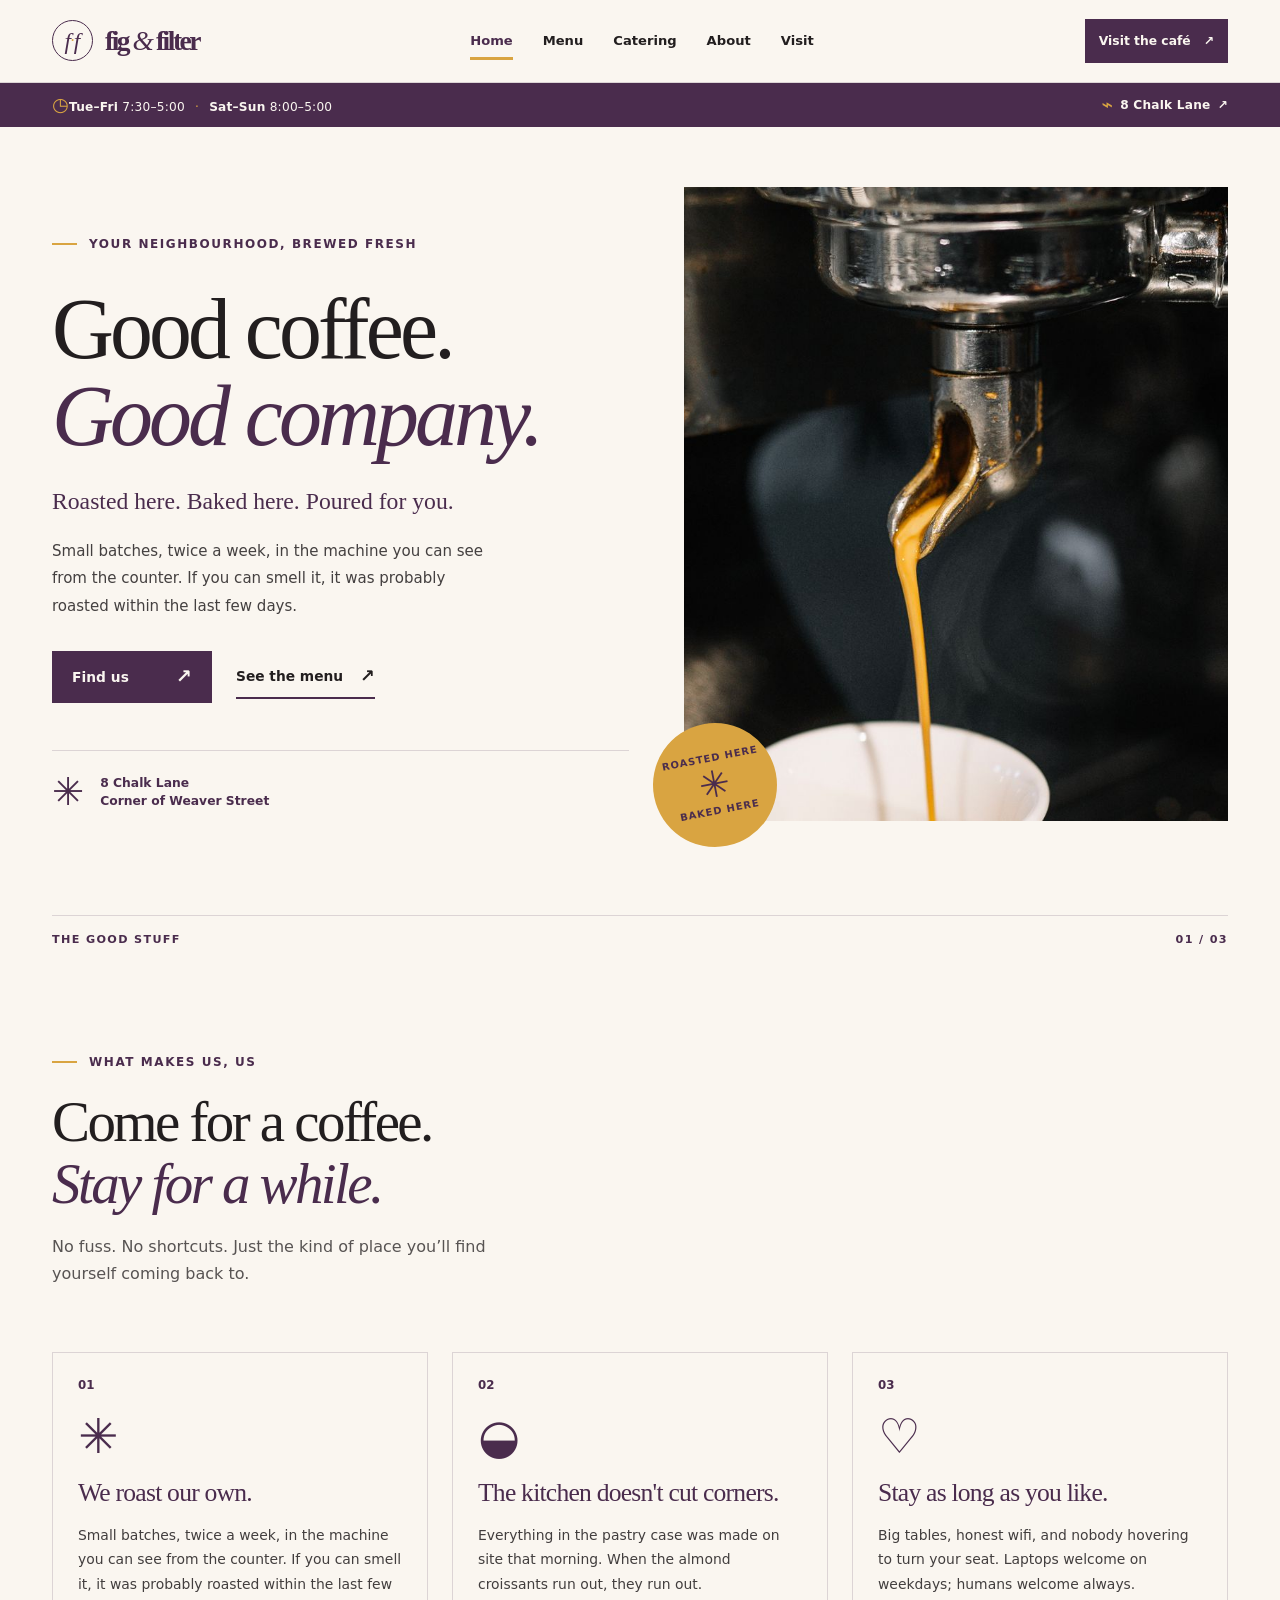
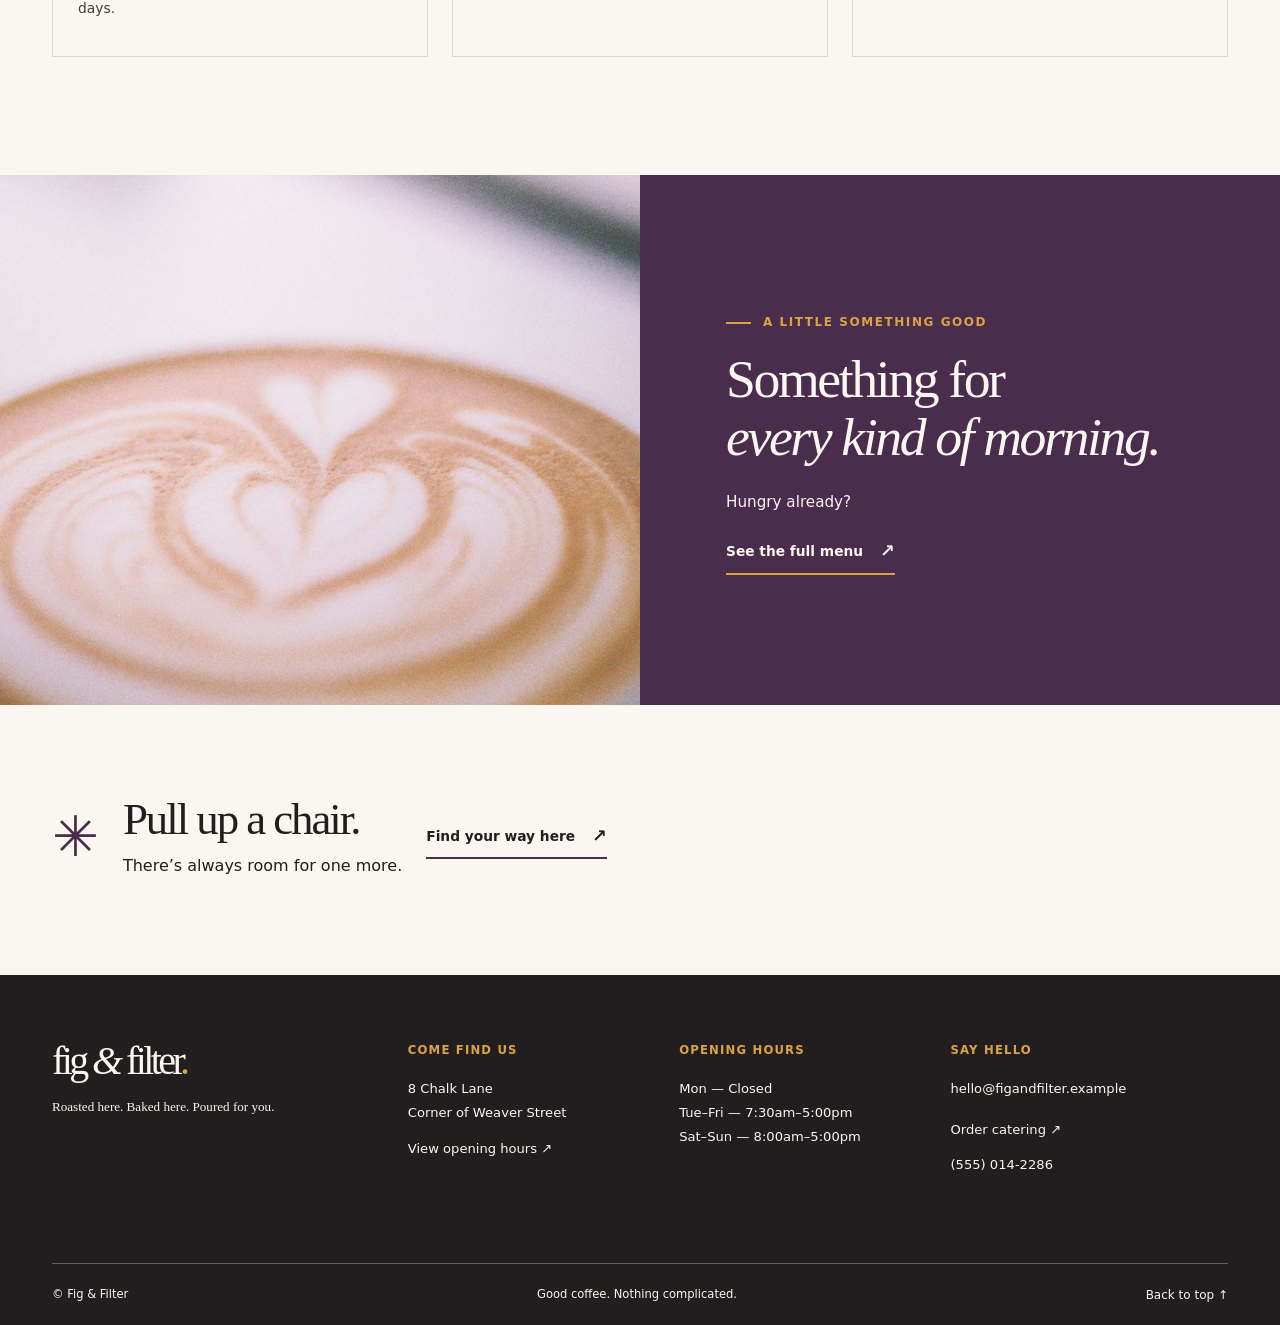
<file: index.html>
<!doctype html>
<html lang="en"><head><meta charset="utf-8"><meta name="viewport" content="width=device-width, initial-scale=1"><meta name="theme-color" content="#4A2C4D"><meta name="description" content="Neighbourhood coffee, baked-fresh food, and a place to stay. Find Fig &amp; Filter at 8 Chalk Lane."><title>Home | Fig & Filter</title><link rel="icon" href="favicon.svg" type="image/svg+xml"><link rel="stylesheet" href="styles.css"><script src="script.js" defer></script></head><body><a href="#main" class="skip-link">Skip to content</a><header class="site-header" id="top"><div class="shell header-inner"><a class="wordmark" href="index.html" aria-label="Fig & Filter home"><span class="wordmark-mark" aria-hidden="true">f<span>·</span>f</span><span class="wordmark-type">fig <em>&</em> filter</span></a><nav class="nav-desktop" aria-label="Main navigation"><a class="nav-link is-current" href="index.html" aria-current="page">Home</a><a class="nav-link" href="menu.html">Menu</a><a class="nav-link" href="catering.html">Catering</a><a class="nav-link" href="about.html">About</a><a class="nav-link" href="visit.html">Visit</a></nav><a class="header-visit" href="visit.html">Visit the café <span aria-hidden="true">↗</span></a><button class="menu-toggle" type="button" aria-controls="mobile-nav" aria-expanded="false" aria-label="Open menu"><span></span><span></span></button></div><nav class="nav-mobile" id="mobile-nav" aria-label="Mobile navigation" hidden><a class="nav-link is-current" href="index.html" aria-current="page">Home</a><a class="nav-link" href="menu.html">Menu</a><a class="nav-link" href="catering.html">Catering</a><a class="nav-link" href="about.html">About</a><a class="nav-link" href="visit.html">Visit</a><div class="mobile-nav-note">8 Chalk Lane · Come on in.</div></nav></header><main id="main"><div class="quick-info"><div class="shell quick-inner"><span><span class="quick-icon" aria-hidden="true">◷</span><strong>Tue–Fri</strong> 7:30–5:00 <span class="quick-divider">·</span> <strong>Sat–Sun</strong> 8:00–5:00</span><a href="visit.html"><span class="quick-icon" aria-hidden="true">⌁</span>8 Chalk Lane <span aria-hidden="true">↗</span></a></div></div>
<section class="home-hero shell"><div class="hero-copy"><span class="eyebrow"><span class="eyebrow-line" aria-hidden="true"></span>Your neighbourhood, brewed fresh</span><h1>Good coffee.<br><em>Good company.</em></h1><p class="hero-tagline">Roasted here. Baked here. Poured for you.</p><p class="hero-lead">Small batches, twice a week, in the machine you can see from the counter. If you can smell it, it was probably roasted within the last few days.</p><div class="hero-actions"><a class="button button-primary " href="visit.html">Find us<span class="arrow" aria-hidden="true">↗</span></a><a class="text-link" href="menu.html">See the menu<span aria-hidden="true">↗</span></a></div><div class="hero-foot"><span class="hero-foot-marker">✳</span><span>8 Chalk Lane<br>Corner of Weaver Street</span></div></div><div class="hero-photo-wrap"><img class="hero-photo" src="images/hero-espresso-pour.jpg" alt="Espresso pouring from the portafilter into a white cup at the Fig &amp; Filter counter" loading="eager" decoding="async"><div class="photo-stamp" aria-hidden="true"><span>ROASTED HERE</span><span class="stamp-icon">✳</span><span>BAKED HERE</span></div></div></section>
<div class="shell section-rule"><span>THE GOOD STUFF</span><span>01 / 03</span></div>
<section class="reasons shell"><div class="section-intro"><span class="eyebrow"><span class="eyebrow-line" aria-hidden="true"></span>What makes us, us</span><h2>Come for a coffee.<br><em>Stay for a while.</em></h2><p>No fuss. No shortcuts. Just the kind of place you’ll find yourself coming back to.</p></div><div class="reason-grid"><article class="reason"><span class="reason-number">01</span><div class="reason-symbol" aria-hidden="true">✳</div><h3>We roast our own.</h3><p>Small batches, twice a week, in the machine you can see from the counter. If you can smell it, it was probably roasted within the last few days.</p></article><article class="reason"><span class="reason-number">02</span><div class="reason-symbol" aria-hidden="true">◒</div><h3>The kitchen doesn't cut corners.</h3><p>Everything in the pastry case was made on site that morning. When the almond croissants run out, they run out.</p></article><article class="reason"><span class="reason-number">03</span><div class="reason-symbol" aria-hidden="true">♡</div><h3>Stay as long as you like.</h3><p>Big tables, honest wifi, and nobody hovering to turn your seat. Laptops welcome on weekdays; humans welcome always.</p></article></div></section>
<section class="home-menu-band"><div class="shell menu-band-layout"><div class="menu-band-photo"><img class="" src="images/latte-art.jpg" alt="Close-up of heart-shaped latte art in a Fig &amp; Filter cup" loading="lazy" decoding="async"></div><div class="menu-band-content"><span class="eyebrow"><span class="eyebrow-line" aria-hidden="true"></span>A little something good</span><h2>Something for<br><em>every kind of morning.</em></h2><p>Hungry already?</p><a class="text-link" href="menu.html">See the full menu<span aria-hidden="true">↗</span></a></div></div></section>
<section class="last-call shell"><span class="last-call-icon" aria-hidden="true">✳</span><div><h2>Pull up a chair.</h2><p>There’s always room for one more.</p></div><a class="text-link" href="visit.html">Find your way here <span aria-hidden="true">↗</span></a></section></main><footer class="site-footer"><div class="shell footer-layout"><div><div class="footer-wordmark">fig <em>&</em> filter<span class="footer-dot">.</span></div><p class="footer-tagline">Roasted here. Baked here. Poured for you.</p></div><div><div class="footer-heading">Come find us</div><address>8 Chalk Lane<br>Corner of Weaver Street</address><a href="visit.html" class="footer-sub">View opening hours <span aria-hidden="true">↗</span></a></div><div><div class="footer-heading">Opening hours</div><p>Mon — Closed<br>Tue–Fri — 7:30am–5:00pm<br>Sat–Sun — 8:00am–5:00pm</p></div><div><div class="footer-heading">Say hello</div><a href="mailto:hello@figandfilter.example">hello@figandfilter.example</a><a href="mailto:catering@figandfilter.example" class="footer-sub">Order catering <span aria-hidden="true">↗</span></a><p class="footer-phone">(555) 014-2286</p></div></div><div class="shell footer-bottom"><span>© Fig & Filter</span><span>Good coffee. Nothing complicated.</span><a href="#top">Back to top ↑</a></div></footer></body></html>
</file>
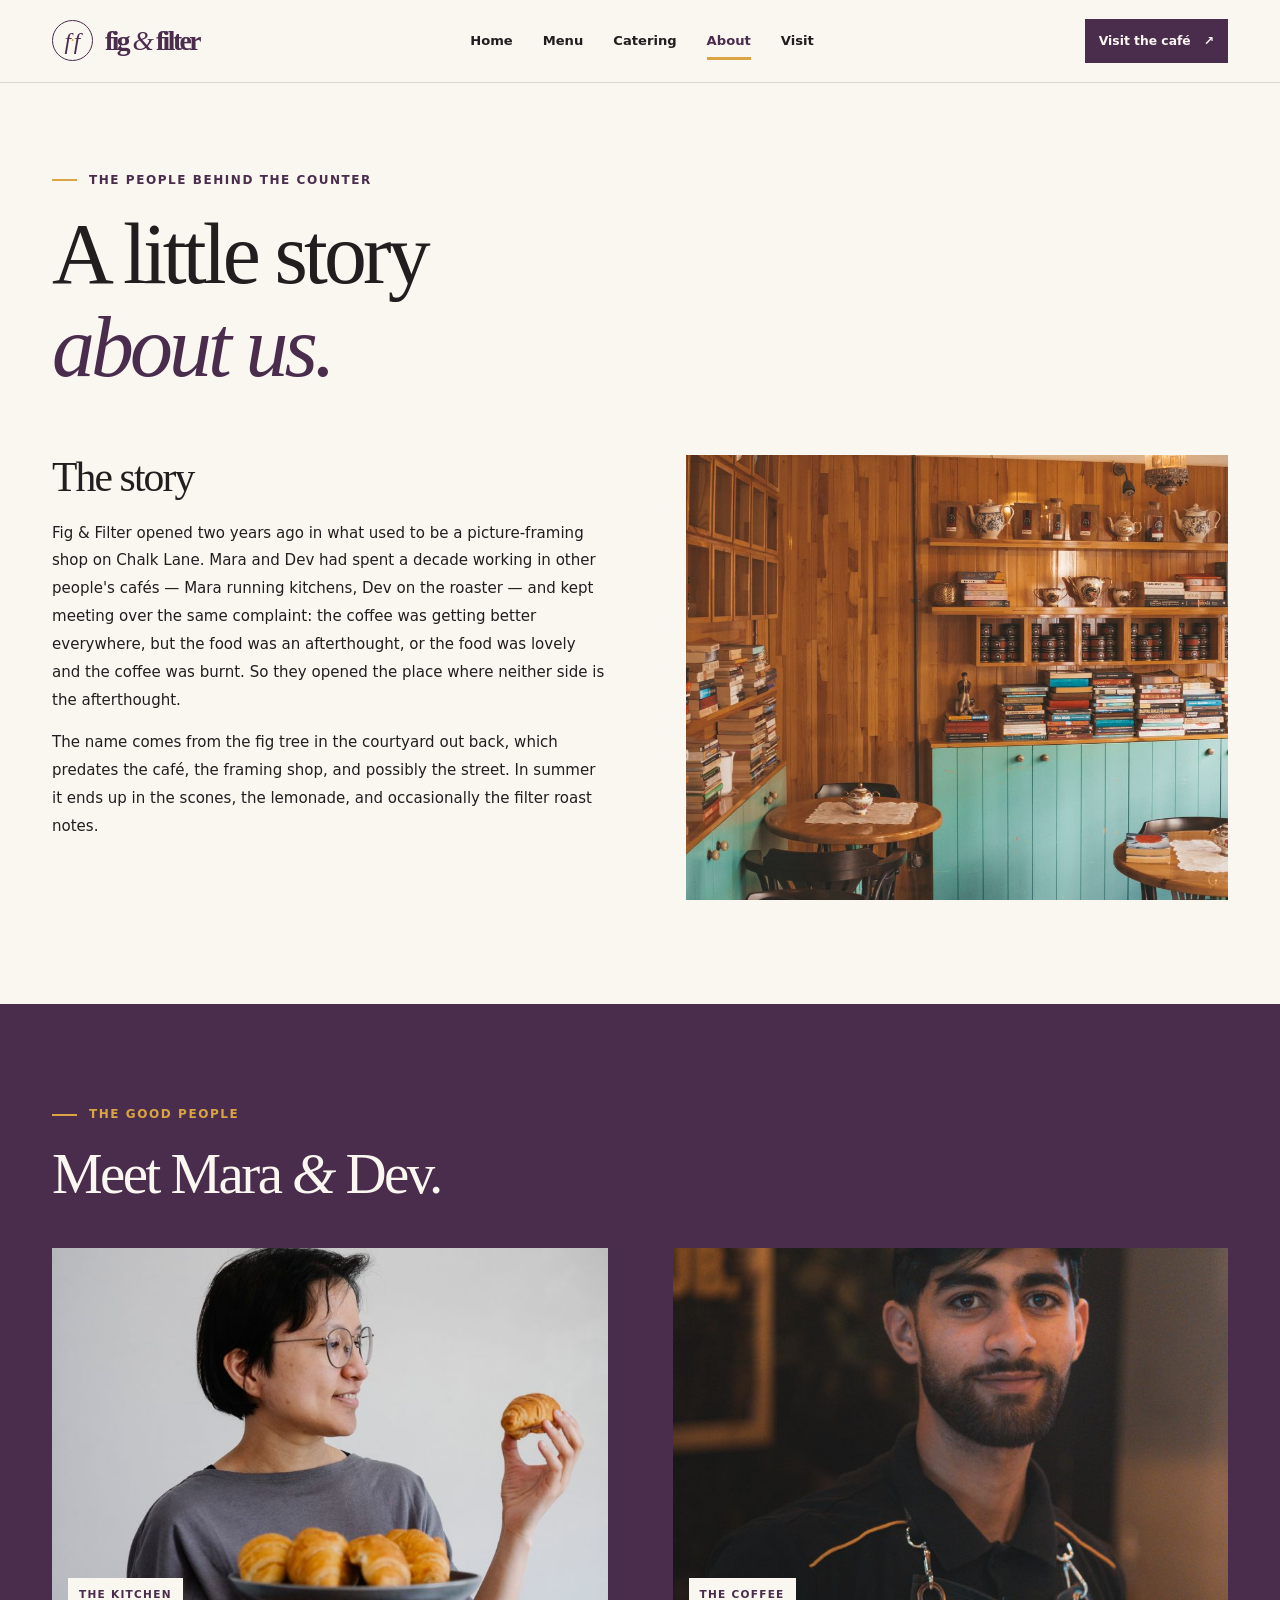
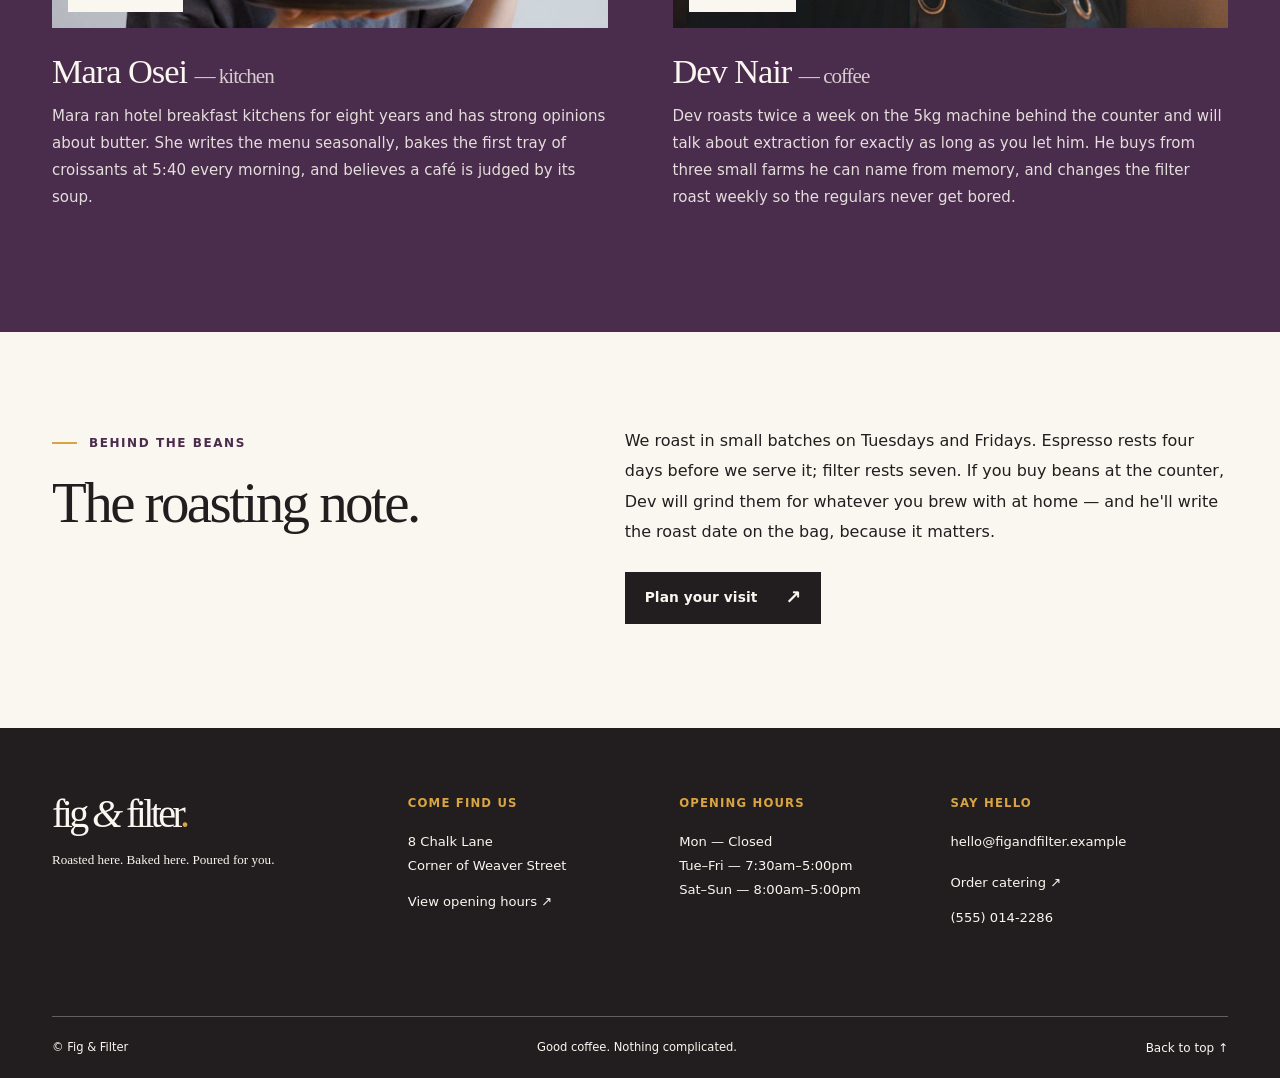
<file: about.html>
<!doctype html>
<html lang="en"><head><meta charset="utf-8"><meta name="viewport" content="width=device-width, initial-scale=1"><meta name="theme-color" content="#4A2C4D"><meta name="description" content="Our story, our founders Mara and Dev, and why we roast in small batches."><title>About | Fig & Filter</title><link rel="icon" href="favicon.svg" type="image/svg+xml"><link rel="stylesheet" href="styles.css"><script src="script.js" defer></script></head><body><a href="#main" class="skip-link">Skip to content</a><header class="site-header" id="top"><div class="shell header-inner"><a class="wordmark" href="index.html" aria-label="Fig & Filter home"><span class="wordmark-mark" aria-hidden="true">f<span>·</span>f</span><span class="wordmark-type">fig <em>&</em> filter</span></a><nav class="nav-desktop" aria-label="Main navigation"><a class="nav-link" href="index.html">Home</a><a class="nav-link" href="menu.html">Menu</a><a class="nav-link" href="catering.html">Catering</a><a class="nav-link is-current" href="about.html" aria-current="page">About</a><a class="nav-link" href="visit.html">Visit</a></nav><a class="header-visit" href="visit.html">Visit the café <span aria-hidden="true">↗</span></a><button class="menu-toggle" type="button" aria-controls="mobile-nav" aria-expanded="false" aria-label="Open menu"><span></span><span></span></button></div><nav class="nav-mobile" id="mobile-nav" aria-label="Mobile navigation" hidden><a class="nav-link" href="index.html">Home</a><a class="nav-link" href="menu.html">Menu</a><a class="nav-link" href="catering.html">Catering</a><a class="nav-link is-current" href="about.html" aria-current="page">About</a><a class="nav-link" href="visit.html">Visit</a><div class="mobile-nav-note">8 Chalk Lane · Come on in.</div></nav></header><main id="main"><section class="page-intro shell about-intro"><span class="eyebrow"><span class="eyebrow-line" aria-hidden="true"></span>The people behind the counter</span><h1>A little story<br><em>about us.</em></h1><div class="about-intro-grid"><div><h2>The story</h2><p>Fig & Filter opened two years ago in what used to be a picture-framing shop on Chalk Lane. Mara and Dev had spent a decade working in other people's cafés — Mara running kitchens, Dev on the roaster — and kept meeting over the same complaint: the coffee was getting better everywhere, but the food was an afterthought, or the food was lovely and the coffee was burnt. So they opened the place where neither side is the afterthought.</p><p>The name comes from the fig tree in the courtyard out back, which predates the café, the framing shop, and possibly the street. In summer it ends up in the scones, the lemonade, and occasionally the filter roast notes.</p></div><div class="about-intro-img"><img class="" src="images/interior-seating.jpg" alt="Wooden tables inside the café, surrounded by shelves of books and tea tins" loading="lazy" decoding="async"></div></div></section><section class="founders-section"><div class="shell"><span class="eyebrow"><span class="eyebrow-line" aria-hidden="true"></span>The good people</span><h2>Meet Mara <em>&</em> Dev.</h2><div class="founders-grid"><article class="founder-card"><div class="founder-photo"><img class="" src="images/founder-mara.jpg" alt="Mara Osei holding a plate of freshly baked croissants" loading="lazy" decoding="async"><span class="founder-tag">THE KITCHEN</span></div><h3>Mara Osei <span>— kitchen</span></h3><p>Mara ran hotel breakfast kitchens for eight years and has strong opinions about butter. She writes the menu seasonally, bakes the first tray of croissants at 5:40 every morning, and believes a café is judged by its soup.</p></article><article class="founder-card"><div class="founder-photo"><img class="" src="images/founder-dev.jpg" alt="Dev Nair in his cap and apron behind the counter" loading="lazy" decoding="async"><span class="founder-tag">THE COFFEE</span></div><h3>Dev Nair <span>— coffee</span></h3><p>Dev roasts twice a week on the 5kg machine behind the counter and will talk about extraction for exactly as long as you let him. He buys from three small farms he can name from memory, and changes the filter roast weekly so the regulars never get bored.</p></article></div></div></section><section class="shell roasting-section"><div><span class="eyebrow"><span class="eyebrow-line" aria-hidden="true"></span>Behind the beans</span><h2>The roasting note.</h2></div><div><p>We roast in small batches on Tuesdays and Fridays. Espresso rests four days before we serve it; filter rests seven. If you buy beans at the counter, Dev will grind them for whatever you brew with at home — and he'll write the roast date on the bag, because it matters.</p><a class="button button-primary button-dark" href="visit.html">Plan your visit<span class="arrow" aria-hidden="true">↗</span></a></div></section></main><footer class="site-footer"><div class="shell footer-layout"><div><div class="footer-wordmark">fig <em>&</em> filter<span class="footer-dot">.</span></div><p class="footer-tagline">Roasted here. Baked here. Poured for you.</p></div><div><div class="footer-heading">Come find us</div><address>8 Chalk Lane<br>Corner of Weaver Street</address><a href="visit.html" class="footer-sub">View opening hours <span aria-hidden="true">↗</span></a></div><div><div class="footer-heading">Opening hours</div><p>Mon — Closed<br>Tue–Fri — 7:30am–5:00pm<br>Sat–Sun — 8:00am–5:00pm</p></div><div><div class="footer-heading">Say hello</div><a href="mailto:hello@figandfilter.example">hello@figandfilter.example</a><a href="mailto:catering@figandfilter.example" class="footer-sub">Order catering <span aria-hidden="true">↗</span></a><p class="footer-phone">(555) 014-2286</p></div></div><div class="shell footer-bottom"><span>© Fig & Filter</span><span>Good coffee. Nothing complicated.</span><a href="#top">Back to top ↑</a></div></footer></body></html>
</file>
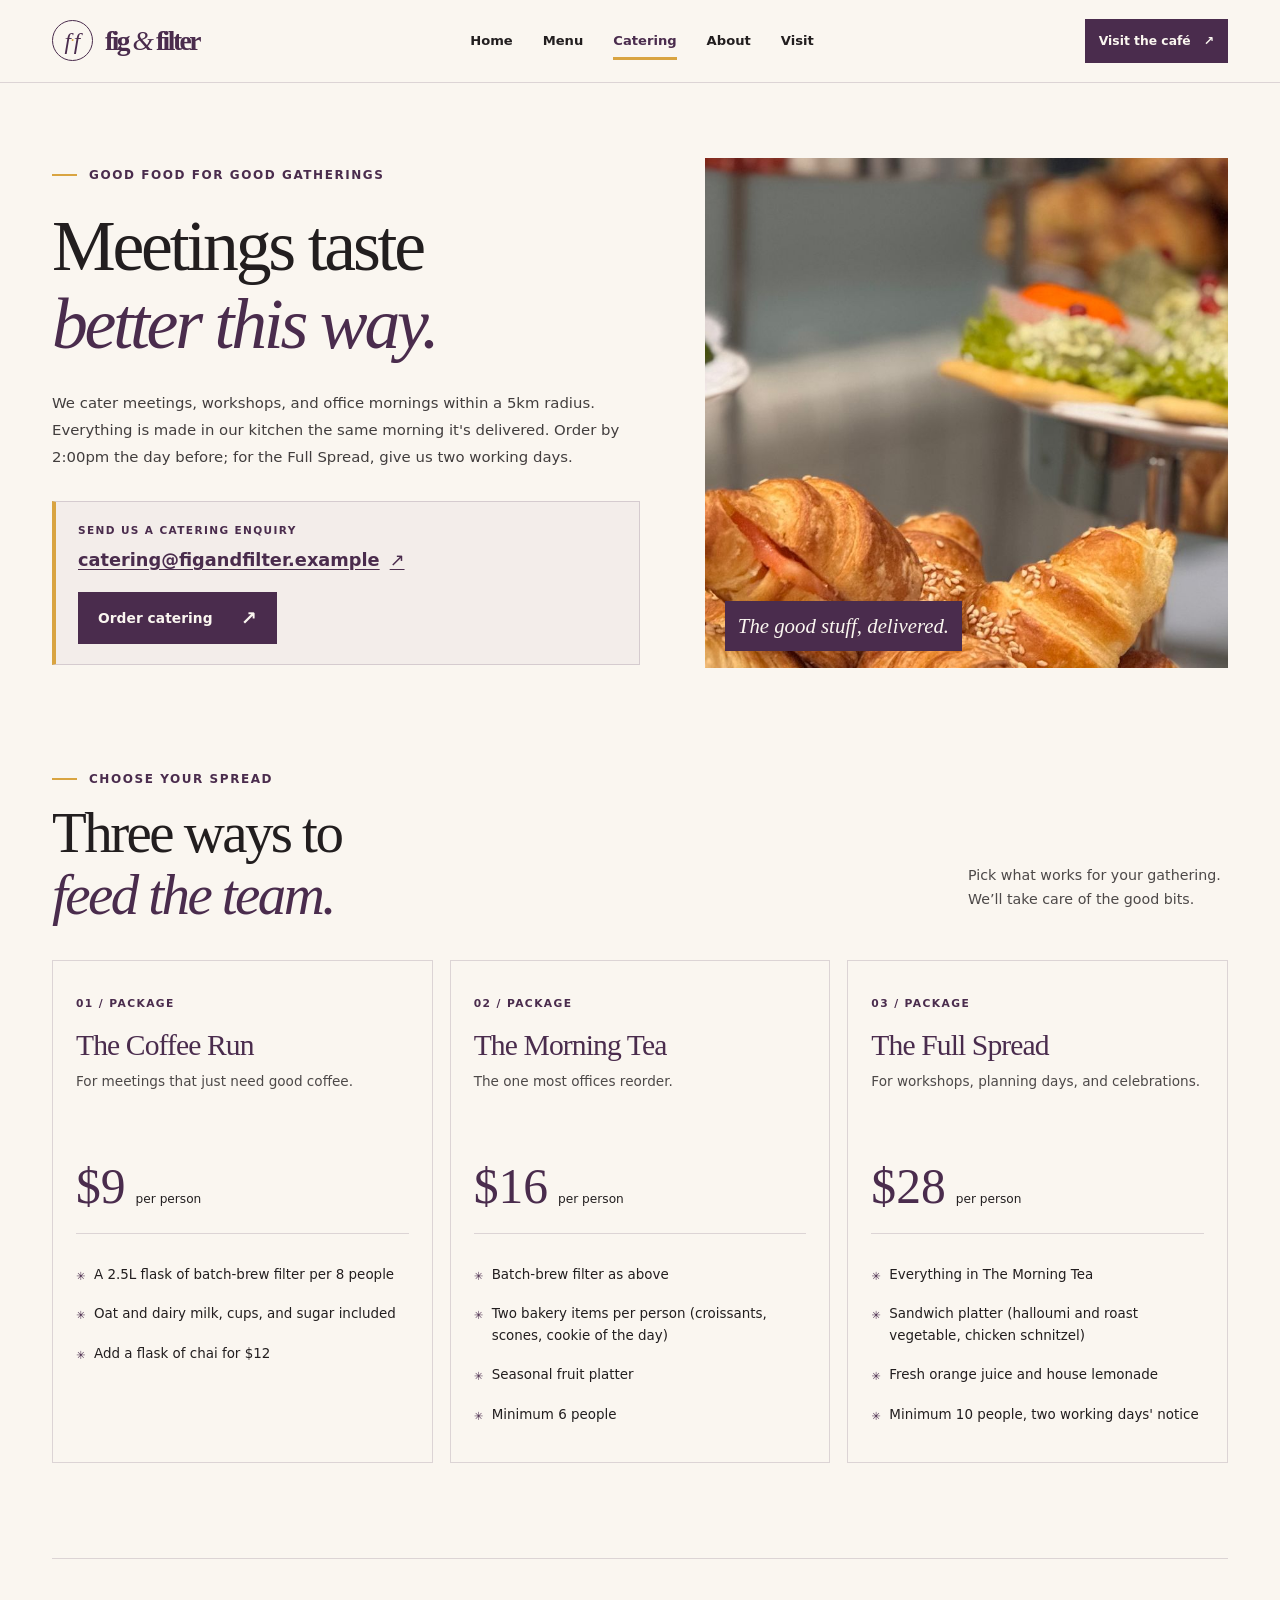
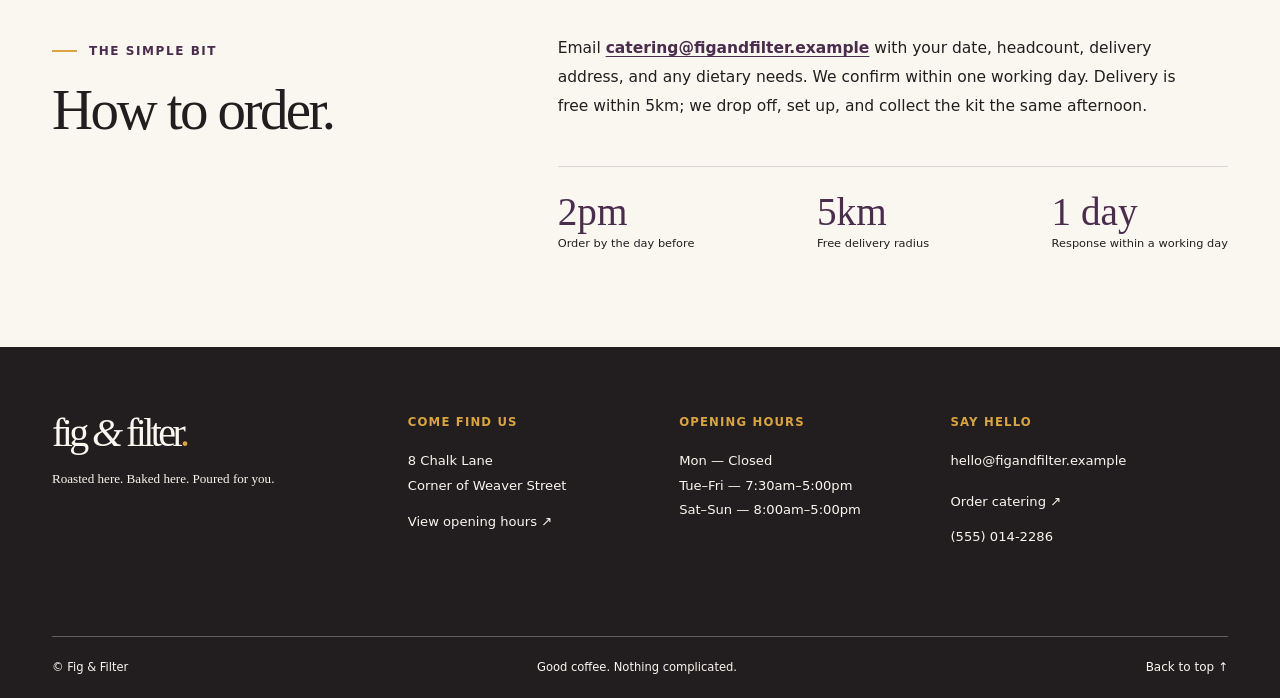
<file: catering.html>
<!doctype html>
<html lang="en"><head><meta charset="utf-8"><meta name="viewport" content="width=device-width, initial-scale=1"><meta name="theme-color" content="#4A2C4D"><meta name="description" content="The Coffee Run, Morning Tea and Full Spread catering packages. Email us for your next office event."><title>Catering | Fig & Filter</title><link rel="icon" href="favicon.svg" type="image/svg+xml"><link rel="stylesheet" href="styles.css"><script src="script.js" defer></script></head><body><a href="#main" class="skip-link">Skip to content</a><header class="site-header" id="top"><div class="shell header-inner"><a class="wordmark" href="index.html" aria-label="Fig & Filter home"><span class="wordmark-mark" aria-hidden="true">f<span>·</span>f</span><span class="wordmark-type">fig <em>&</em> filter</span></a><nav class="nav-desktop" aria-label="Main navigation"><a class="nav-link" href="index.html">Home</a><a class="nav-link" href="menu.html">Menu</a><a class="nav-link is-current" href="catering.html" aria-current="page">Catering</a><a class="nav-link" href="about.html">About</a><a class="nav-link" href="visit.html">Visit</a></nav><a class="header-visit" href="visit.html">Visit the café <span aria-hidden="true">↗</span></a><button class="menu-toggle" type="button" aria-controls="mobile-nav" aria-expanded="false" aria-label="Open menu"><span></span><span></span></button></div><nav class="nav-mobile" id="mobile-nav" aria-label="Mobile navigation" hidden><a class="nav-link" href="index.html">Home</a><a class="nav-link" href="menu.html">Menu</a><a class="nav-link is-current" href="catering.html" aria-current="page">Catering</a><a class="nav-link" href="about.html">About</a><a class="nav-link" href="visit.html">Visit</a><div class="mobile-nav-note">8 Chalk Lane · Come on in.</div></nav></header><main id="main"><section class="catering-head"><div class="shell catering-head-layout"><div><span class="eyebrow"><span class="eyebrow-line" aria-hidden="true"></span>Good food for good gatherings</span><h1>Meetings taste<br><em>better this way.</em></h1><p class="catering-intro">We cater meetings, workshops, and office mornings within a 5km radius. Everything is made in our kitchen the same morning it's delivered. Order by 2:00pm the day before; for the Full Spread, give us two working days.</p><div class="contact-panel"><span class="contact-label">SEND US A CATERING ENQUIRY</span><a class="contact-address" href="mailto:catering@figandfilter.example">catering@figandfilter.example<span aria-hidden="true">↗</span></a><a class="button button-primary " href="mailto:catering@figandfilter.example">Order catering<span class="arrow" aria-hidden="true">↗</span></a></div></div><div class="catering-photo"><img class="" src="images/catering-spread.jpg" alt="A catering spread of filled croissants and canapés on serving stands" loading="eager" decoding="async"><span class="photo-caption">The good stuff, delivered.</span></div></div></section><section class="shell packages-section"><span class="eyebrow"><span class="eyebrow-line" aria-hidden="true"></span>Choose your spread</span><div class="packages-heading"><h2>Three ways to<br><em>feed the team.</em></h2><p>Pick what works for your gathering. We’ll take care of the good bits.</p></div><div class="package-grid"><article class="package"><div class="package-top"><span class="package-num">01 / PACKAGE</span><h3>The Coffee Run</h3><p>For meetings that just need good coffee.</p></div><div class="package-price"><strong>$9</strong><span>per person</span></div><ul><li>A 2.5L flask of batch-brew filter per 8 people</li><li>Oat and dairy milk, cups, and sugar included</li><li>Add a flask of chai for $12</li></ul></article><article class="package"><div class="package-top"><span class="package-num">02 / PACKAGE</span><h3>The Morning Tea</h3><p>The one most offices reorder.</p></div><div class="package-price"><strong>$16</strong><span>per person</span></div><ul><li>Batch-brew filter as above</li><li>Two bakery items per person (croissants, scones, cookie of the day)</li><li>Seasonal fruit platter</li><li>Minimum 6 people</li></ul></article><article class="package"><div class="package-top"><span class="package-num">03 / PACKAGE</span><h3>The Full Spread</h3><p>For workshops, planning days, and celebrations.</p></div><div class="package-price"><strong>$28</strong><span>per person</span></div><ul><li>Everything in The Morning Tea</li><li>Sandwich platter (halloumi and roast vegetable, chicken schnitzel)</li><li>Fresh orange juice and house lemonade</li><li>Minimum 10 people, two working days&#x27; notice</li></ul></article></div></section><section class="shell process-section"><div><span class="eyebrow"><span class="eyebrow-line" aria-hidden="true"></span>The simple bit</span><h2>How to order.</h2></div><div><p>Email <a href="mailto:catering@figandfilter.example"><strong>catering@figandfilter.example</strong></a> with your date, headcount, delivery address, and any dietary needs. We confirm within one working day. Delivery is free within 5km; we drop off, set up, and collect the kit the same afternoon.</p><div class="process-stats"><span><strong>2pm</strong><small>Order by the day before</small></span><span><strong>5km</strong><small>Free delivery radius</small></span><span><strong>1 day</strong><small>Response within a working day</small></span></div></div></section></main><footer class="site-footer"><div class="shell footer-layout"><div><div class="footer-wordmark">fig <em>&</em> filter<span class="footer-dot">.</span></div><p class="footer-tagline">Roasted here. Baked here. Poured for you.</p></div><div><div class="footer-heading">Come find us</div><address>8 Chalk Lane<br>Corner of Weaver Street</address><a href="visit.html" class="footer-sub">View opening hours <span aria-hidden="true">↗</span></a></div><div><div class="footer-heading">Opening hours</div><p>Mon — Closed<br>Tue–Fri — 7:30am–5:00pm<br>Sat–Sun — 8:00am–5:00pm</p></div><div><div class="footer-heading">Say hello</div><a href="mailto:hello@figandfilter.example">hello@figandfilter.example</a><a href="mailto:catering@figandfilter.example" class="footer-sub">Order catering <span aria-hidden="true">↗</span></a><p class="footer-phone">(555) 014-2286</p></div></div><div class="shell footer-bottom"><span>© Fig & Filter</span><span>Good coffee. Nothing complicated.</span><a href="#top">Back to top ↑</a></div></footer></body></html>
</file>
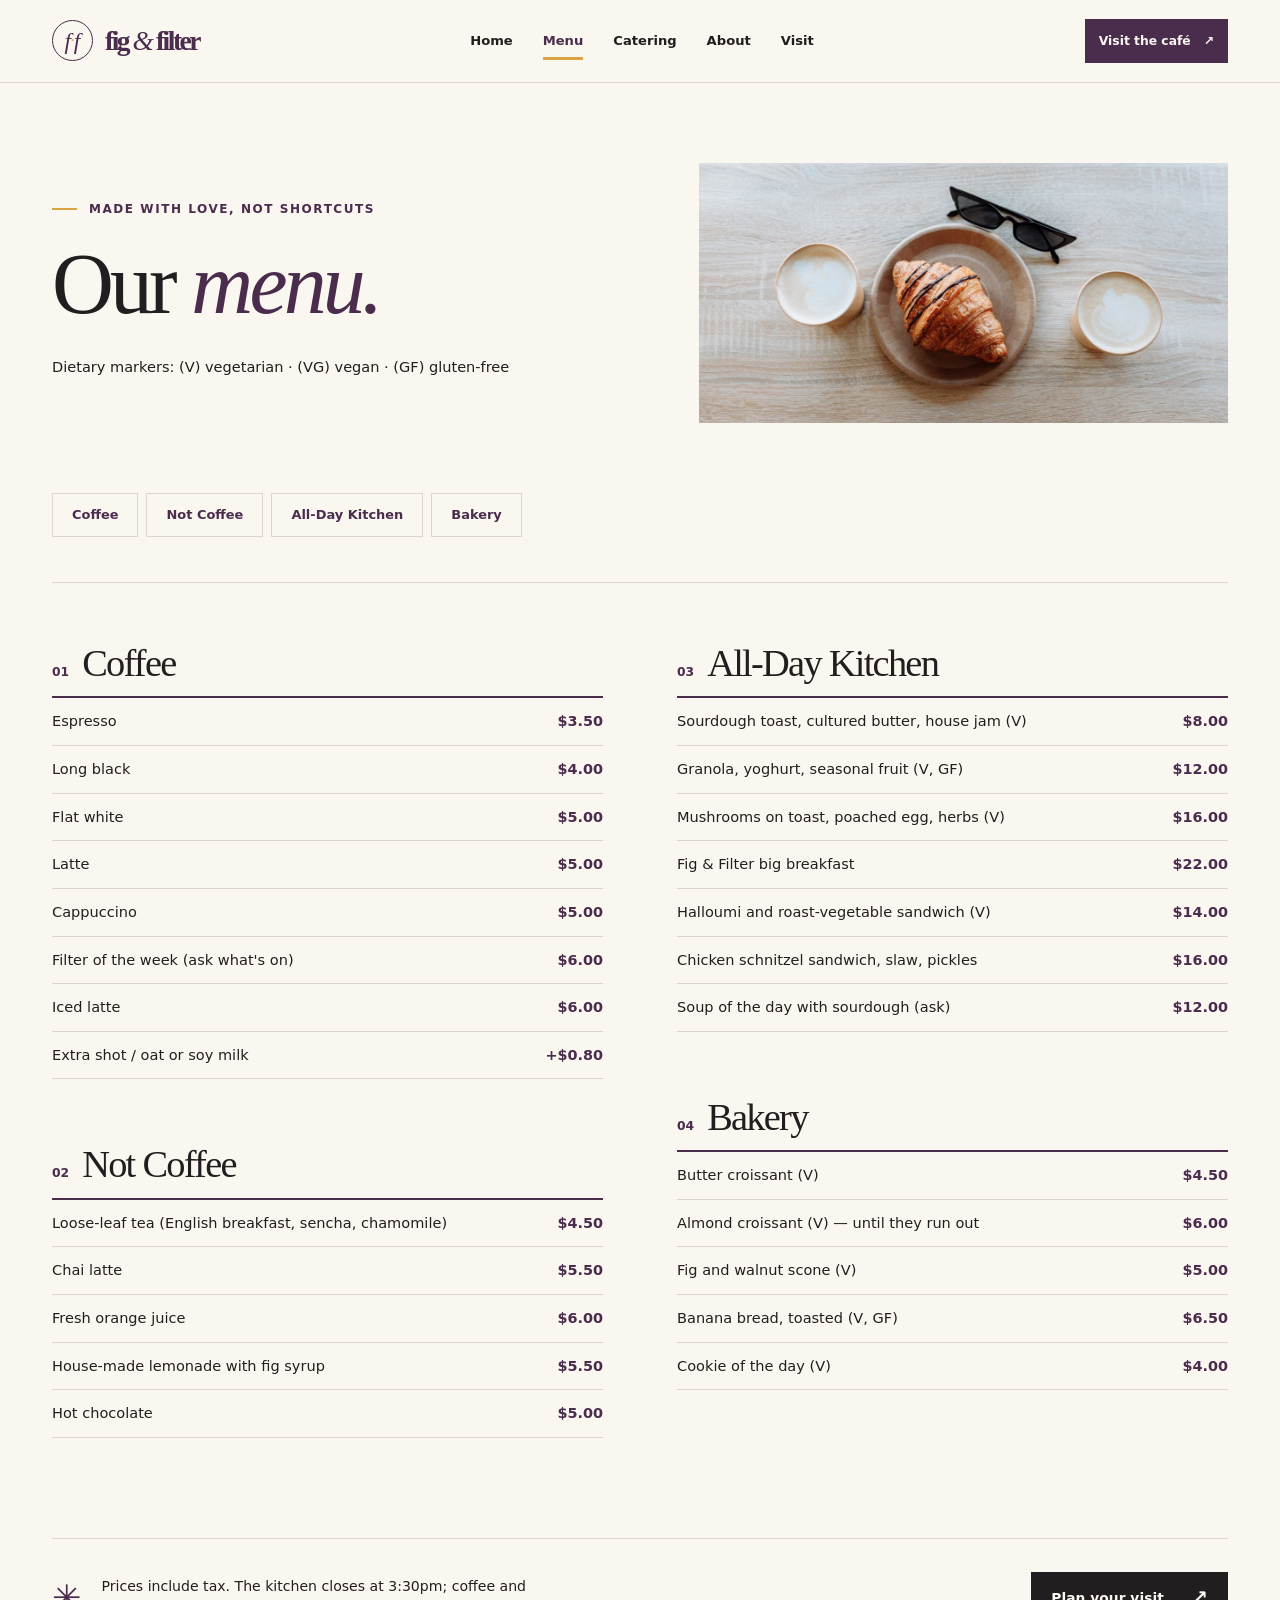
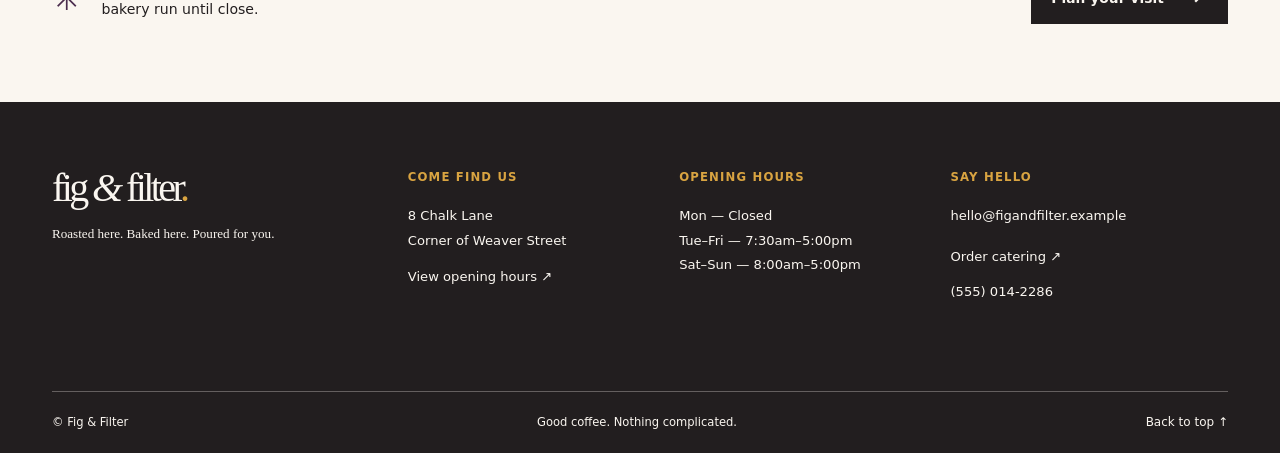
<file: menu.html>
<!doctype html>
<html lang="en"><head><meta charset="utf-8"><meta name="viewport" content="width=device-width, initial-scale=1"><meta name="theme-color" content="#4A2C4D"><meta name="description" content="Coffee, bakery, all-day kitchen and not-coffee drinks with prices and dietary markers."><title>Menu | Fig & Filter</title><link rel="icon" href="favicon.svg" type="image/svg+xml"><link rel="stylesheet" href="styles.css"><script src="script.js" defer></script></head><body><a href="#main" class="skip-link">Skip to content</a><header class="site-header" id="top"><div class="shell header-inner"><a class="wordmark" href="index.html" aria-label="Fig & Filter home"><span class="wordmark-mark" aria-hidden="true">f<span>·</span>f</span><span class="wordmark-type">fig <em>&</em> filter</span></a><nav class="nav-desktop" aria-label="Main navigation"><a class="nav-link" href="index.html">Home</a><a class="nav-link is-current" href="menu.html" aria-current="page">Menu</a><a class="nav-link" href="catering.html">Catering</a><a class="nav-link" href="about.html">About</a><a class="nav-link" href="visit.html">Visit</a></nav><a class="header-visit" href="visit.html">Visit the café <span aria-hidden="true">↗</span></a><button class="menu-toggle" type="button" aria-controls="mobile-nav" aria-expanded="false" aria-label="Open menu"><span></span><span></span></button></div><nav class="nav-mobile" id="mobile-nav" aria-label="Mobile navigation" hidden><a class="nav-link" href="index.html">Home</a><a class="nav-link is-current" href="menu.html" aria-current="page">Menu</a><a class="nav-link" href="catering.html">Catering</a><a class="nav-link" href="about.html">About</a><a class="nav-link" href="visit.html">Visit</a><div class="mobile-nav-note">8 Chalk Lane · Come on in.</div></nav></header><main id="main"><section class="page-intro shell page-intro--split"><div><span class="eyebrow"><span class="eyebrow-line" aria-hidden="true"></span>Made with love, not shortcuts</span><h1>Our <em>menu.</em></h1><p>Dietary markers: (V) vegetarian · (VG) vegan · (GF) gluten-free</p></div><div class="page-intro-image"><img class="" src="images/menu-flatlay.jpg" alt="A croissant and two lattes on a wooden table, seen from above" loading="eager" decoding="async"></div></section><div class="shell menu-quicklinks" aria-label="Menu sections"><a href="#coffee">Coffee</a><a href="#not-coffee">Not Coffee</a><a href="#kitchen">All-Day Kitchen</a><a href="#bakery">Bakery</a></div><div class="shell menu-layout"><div><section class="menu-category" id="coffee"><div class="menu-category-heading"><span class="category-number">01</span><h2>Coffee</h2></div><div class="menu-rows"><div class="menu-row"><span>Espresso</span><strong>$3.50</strong></div><div class="menu-row"><span>Long black</span><strong>$4.00</strong></div><div class="menu-row"><span>Flat white</span><strong>$5.00</strong></div><div class="menu-row"><span>Latte</span><strong>$5.00</strong></div><div class="menu-row"><span>Cappuccino</span><strong>$5.00</strong></div><div class="menu-row"><span>Filter of the week (ask what&#x27;s on)</span><strong>$6.00</strong></div><div class="menu-row"><span>Iced latte</span><strong>$6.00</strong></div><div class="menu-row"><span>Extra shot / oat or soy milk</span><strong>+$0.80</strong></div></div></section><section class="menu-category" id="not-coffee"><div class="menu-category-heading"><span class="category-number">02</span><h2>Not Coffee</h2></div><div class="menu-rows"><div class="menu-row"><span>Loose-leaf tea (English breakfast, sencha, chamomile)</span><strong>$4.50</strong></div><div class="menu-row"><span>Chai latte</span><strong>$5.50</strong></div><div class="menu-row"><span>Fresh orange juice</span><strong>$6.00</strong></div><div class="menu-row"><span>House-made lemonade with fig syrup</span><strong>$5.50</strong></div><div class="menu-row"><span>Hot chocolate</span><strong>$5.00</strong></div></div></section></div><div><section class="menu-category" id="kitchen"><div class="menu-category-heading"><span class="category-number">03</span><h2>All-Day Kitchen</h2></div><div class="menu-rows"><div class="menu-row"><span>Sourdough toast, cultured butter, house jam (V)</span><strong>$8.00</strong></div><div class="menu-row"><span>Granola, yoghurt, seasonal fruit (V, GF)</span><strong>$12.00</strong></div><div class="menu-row"><span>Mushrooms on toast, poached egg, herbs (V)</span><strong>$16.00</strong></div><div class="menu-row"><span>Fig &amp; Filter big breakfast</span><strong>$22.00</strong></div><div class="menu-row"><span>Halloumi and roast-vegetable sandwich (V)</span><strong>$14.00</strong></div><div class="menu-row"><span>Chicken schnitzel sandwich, slaw, pickles</span><strong>$16.00</strong></div><div class="menu-row"><span>Soup of the day with sourdough (ask)</span><strong>$12.00</strong></div></div></section><section class="menu-category" id="bakery"><div class="menu-category-heading"><span class="category-number">04</span><h2>Bakery</h2></div><div class="menu-rows"><div class="menu-row"><span>Butter croissant (V)</span><strong>$4.50</strong></div><div class="menu-row"><span>Almond croissant (V) — until they run out</span><strong>$6.00</strong></div><div class="menu-row"><span>Fig and walnut scone (V)</span><strong>$5.00</strong></div><div class="menu-row"><span>Banana bread, toasted (V, GF)</span><strong>$6.50</strong></div><div class="menu-row"><span>Cookie of the day (V)</span><strong>$4.00</strong></div></div></section></div></div><div class="shell menu-note"><span class="note-star">✳</span><p>Prices include tax. The kitchen closes at 3:30pm; coffee and bakery run until close.</p><a class="button button-primary button-dark" href="visit.html">Plan your visit<span class="arrow" aria-hidden="true">↗</span></a></div></main><footer class="site-footer"><div class="shell footer-layout"><div><div class="footer-wordmark">fig <em>&</em> filter<span class="footer-dot">.</span></div><p class="footer-tagline">Roasted here. Baked here. Poured for you.</p></div><div><div class="footer-heading">Come find us</div><address>8 Chalk Lane<br>Corner of Weaver Street</address><a href="visit.html" class="footer-sub">View opening hours <span aria-hidden="true">↗</span></a></div><div><div class="footer-heading">Opening hours</div><p>Mon — Closed<br>Tue–Fri — 7:30am–5:00pm<br>Sat–Sun — 8:00am–5:00pm</p></div><div><div class="footer-heading">Say hello</div><a href="mailto:hello@figandfilter.example">hello@figandfilter.example</a><a href="mailto:catering@figandfilter.example" class="footer-sub">Order catering <span aria-hidden="true">↗</span></a><p class="footer-phone">(555) 014-2286</p></div></div><div class="shell footer-bottom"><span>© Fig & Filter</span><span>Good coffee. Nothing complicated.</span><a href="#top">Back to top ↑</a></div></footer></body></html>
</file>
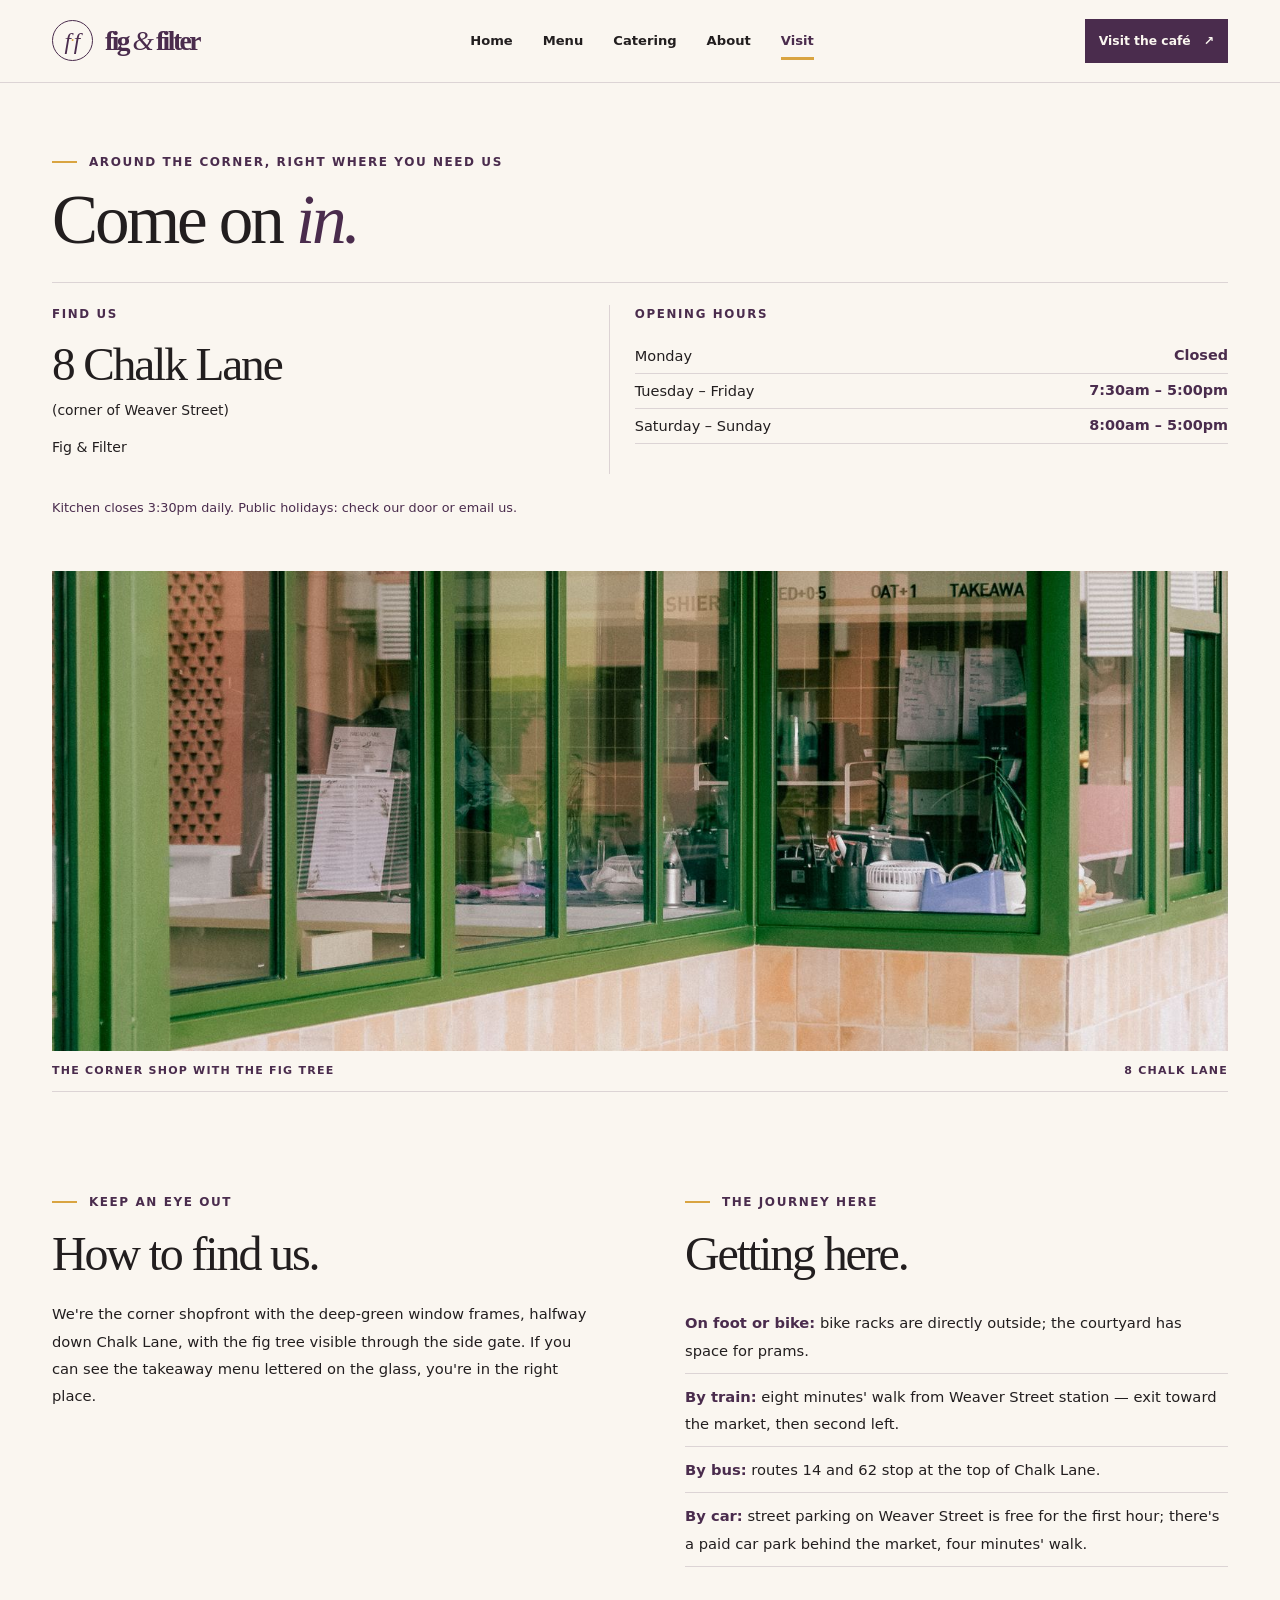
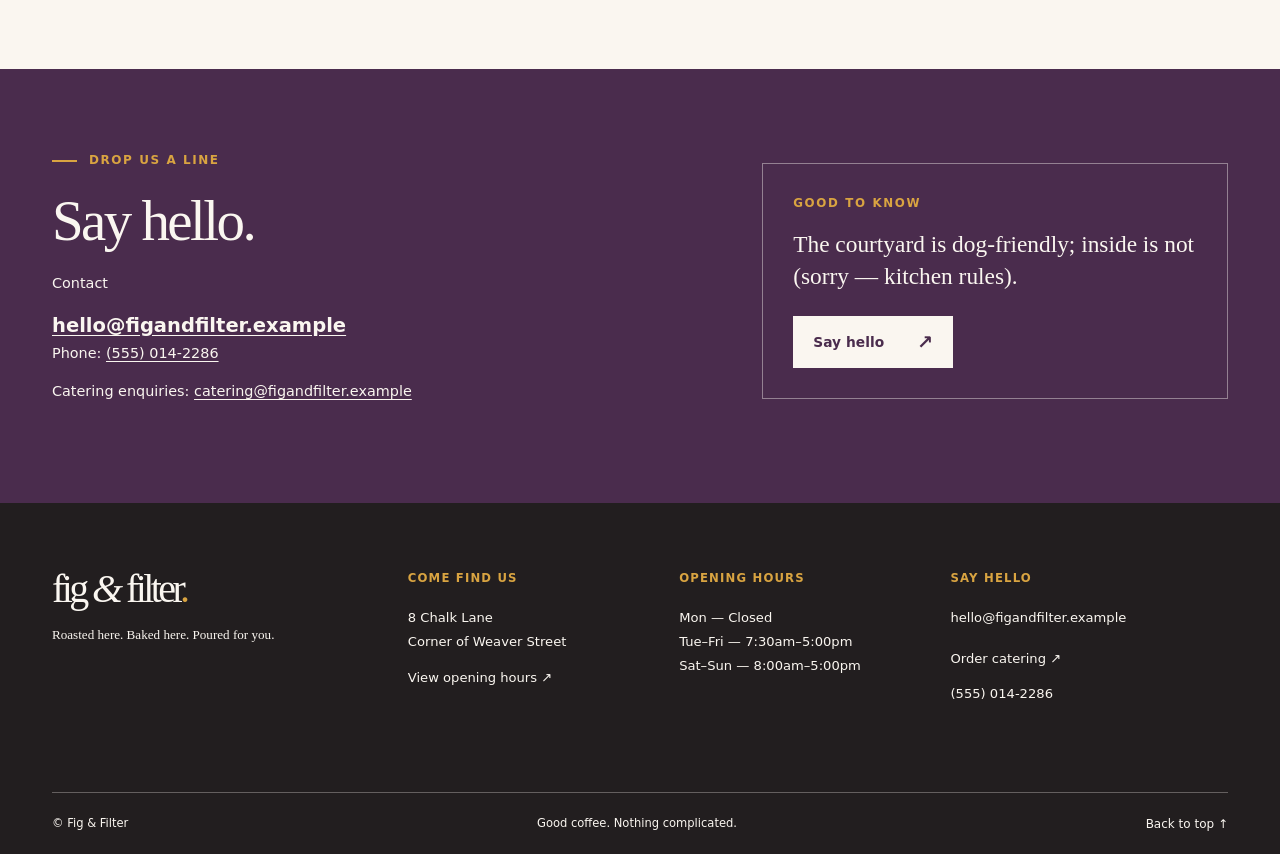
<file: visit.html>
<!doctype html>
<html lang="en"><head><meta charset="utf-8"><meta name="viewport" content="width=device-width, initial-scale=1"><meta name="theme-color" content="#4A2C4D"><meta name="description" content="Opening hours, address, transport and contact details for Fig &amp; Filter at 8 Chalk Lane."><title>Visit | Fig & Filter</title><link rel="icon" href="favicon.svg" type="image/svg+xml"><link rel="stylesheet" href="styles.css"><script src="script.js" defer></script></head><body><a href="#main" class="skip-link">Skip to content</a><header class="site-header" id="top"><div class="shell header-inner"><a class="wordmark" href="index.html" aria-label="Fig & Filter home"><span class="wordmark-mark" aria-hidden="true">f<span>·</span>f</span><span class="wordmark-type">fig <em>&</em> filter</span></a><nav class="nav-desktop" aria-label="Main navigation"><a class="nav-link" href="index.html">Home</a><a class="nav-link" href="menu.html">Menu</a><a class="nav-link" href="catering.html">Catering</a><a class="nav-link" href="about.html">About</a><a class="nav-link is-current" href="visit.html" aria-current="page">Visit</a></nav><a class="header-visit" href="visit.html">Visit the café <span aria-hidden="true">↗</span></a><button class="menu-toggle" type="button" aria-controls="mobile-nav" aria-expanded="false" aria-label="Open menu"><span></span><span></span></button></div><nav class="nav-mobile" id="mobile-nav" aria-label="Mobile navigation" hidden><a class="nav-link" href="index.html">Home</a><a class="nav-link" href="menu.html">Menu</a><a class="nav-link" href="catering.html">Catering</a><a class="nav-link" href="about.html">About</a><a class="nav-link is-current" href="visit.html" aria-current="page">Visit</a><div class="mobile-nav-note">8 Chalk Lane · Come on in.</div></nav></header><main id="main"><section class="visit-top shell"><span class="eyebrow"><span class="eyebrow-line" aria-hidden="true"></span>Around the corner, right where you need us</span><h1>Come on <em>in.</em></h1><div class="visit-essentials"><div class="visit-address"><span class="small-head">FIND US</span><h2>8 Chalk Lane<span class="visit-address-sub">(corner of Weaver Street)</span></h2><p>Fig & Filter</p></div><div class="visit-hours"><span class="small-head">OPENING HOURS</span><div class="hours-line"><span>Monday</span><strong>Closed</strong></div><div class="hours-line"><span>Tuesday – Friday</span><strong>7:30am – 5:00pm</strong></div><div class="hours-line"><span>Saturday – Sunday</span><strong>8:00am – 5:00pm</strong></div></div></div><p class="visit-compact-note">Kitchen closes 3:30pm daily. Public holidays: check our door or email us.</p></section><section class="visit-image-section shell"><div class="visit-image"><img class="" src="images/storefront.jpg" alt="The Fig &amp; Filter corner shopfront with deep-green window frames and a pavement table" loading="eager" decoding="async"></div><div class="visit-image-caption"><span>THE CORNER SHOP WITH THE FIG TREE</span><span>8 CHALK LANE</span></div></section><section class="shell visit-detail-grid"><div><span class="eyebrow"><span class="eyebrow-line" aria-hidden="true"></span>Keep an eye out</span><h2>How to find us.</h2><p>We're the corner shopfront with the deep-green window frames, halfway down Chalk Lane, with the fig tree visible through the side gate. If you can see the takeaway menu lettered on the glass, you're in the right place.</p></div><div><span class="eyebrow"><span class="eyebrow-line" aria-hidden="true"></span>The journey here</span><h2>Getting here.</h2><ul class="transport"><li><strong>On foot or bike:</strong> bike racks are directly outside; the courtyard has space for prams.</li><li><strong>By train:</strong> eight minutes' walk from Weaver Street station — exit toward the market, then second left.</li><li><strong>By bus:</strong> routes 14 and 62 stop at the top of Chalk Lane.</li><li><strong>By car:</strong> street parking on Weaver Street is free for the first hour; there's a paid car park behind the market, four minutes' walk.</li></ul></div></section><section class="visit-contact-band"><div class="shell visit-contact-layout"><div><span class="eyebrow"><span class="eyebrow-line" aria-hidden="true"></span>Drop us a line</span><h2>Say hello.</h2><p>Contact</p><a href="mailto:hello@figandfilter.example">hello@figandfilter.example</a><p>Phone: <a href="tel:+15550142286">(555) 014-2286</a></p><p>Catering enquiries: <a href="mailto:catering@figandfilter.example">catering@figandfilter.example</a></p></div><div class="good-to-know"><span class="small-head">GOOD TO KNOW</span><p>The courtyard is dog-friendly; inside is not (sorry — kitchen rules).</p><a class="button button-primary " href="mailto:hello@figandfilter.example">Say hello<span class="arrow" aria-hidden="true">↗</span></a></div></div></section></main><footer class="site-footer"><div class="shell footer-layout"><div><div class="footer-wordmark">fig <em>&</em> filter<span class="footer-dot">.</span></div><p class="footer-tagline">Roasted here. Baked here. Poured for you.</p></div><div><div class="footer-heading">Come find us</div><address>8 Chalk Lane<br>Corner of Weaver Street</address><a href="visit.html" class="footer-sub">View opening hours <span aria-hidden="true">↗</span></a></div><div><div class="footer-heading">Opening hours</div><p>Mon — Closed<br>Tue–Fri — 7:30am–5:00pm<br>Sat–Sun — 8:00am–5:00pm</p></div><div><div class="footer-heading">Say hello</div><a href="mailto:hello@figandfilter.example">hello@figandfilter.example</a><a href="mailto:catering@figandfilter.example" class="footer-sub">Order catering <span aria-hidden="true">↗</span></a><p class="footer-phone">(555) 014-2286</p></div></div><div class="shell footer-bottom"><span>© Fig & Filter</span><span>Good coffee. Nothing complicated.</span><a href="#top">Back to top ↑</a></div></footer></body></html>
</file>
<file: styles.css>
/* Fig & Filter — 2026 independent café website. Brand colors are client supplied. */
:root{--fig:#4A2C4D;--amber:#D9A441;--paper:#FAF6F0;--ink:#221E1F;--line:rgba(74,44,77,.17);--serif:Georgia,'Times New Roman',serif;--sans:system-ui,-apple-system,'Segoe UI',Arial,sans-serif;--max:1192px}
*{box-sizing:border-box}html{scroll-behavior:smooth}body{margin:0;background:var(--paper);color:var(--ink);font:400 16px/1.65 var(--sans);-webkit-font-smoothing:antialiased}body.menu-open{overflow:hidden}img{max-width:100%;display:block}a{color:inherit;text-underline-offset:3px}button{font:inherit}h1,h2,h3,p{margin-top:0}h1,h2,h3{line-height:1.08}h1,h2{font-family:var(--serif);font-weight:400;letter-spacing:-.045em}h1{font-size:clamp(3.25rem,6.7vw,6.85rem)}h2{font-size:clamp(2.45rem,4.45vw,4.75rem)}h3{font-family:var(--serif);font-weight:400;letter-spacing:-.03em}em{font-weight:400;color:var(--fig)}p{max-width:66ch}.shell{width:min(var(--max),calc(100% - 104px));margin:0 auto}.skip-link{position:absolute;left:10px;top:-100px;z-index:900;background:var(--fig);color:var(--paper);padding:12px 18px}.skip-link:focus{top:10px}:focus-visible{outline:3px solid var(--amber);outline-offset:4px}.eyebrow{font-size:.75rem;font-weight:750;letter-spacing:.13em;text-transform:uppercase;color:var(--fig);display:inline-flex;align-items:center;gap:12px;line-height:1.4}.eyebrow-line{width:25px;height:2px;background:var(--amber);display:inline-block}.small-head{font-size:.74rem;font-weight:800;letter-spacing:.14em;color:var(--fig);display:block;margin-bottom:14px}.button{display:inline-flex;align-items:center;justify-content:space-between;gap:28px;min-height:52px;min-width:160px;border:1px solid var(--fig);padding:12px 19px;background:var(--fig);color:var(--paper);text-decoration:none;font-size:.86rem;font-weight:750;letter-spacing:.005em;transition:transform .18s,background .18s}.button:hover{transform:translateY(-2px);background:var(--ink);border-color:var(--ink)}.arrow{font-size:1.2rem;line-height:1}.button-dark{background:var(--ink);border-color:var(--ink)}.button-dark:hover{background:var(--fig);border-color:var(--fig)}.text-link{font-size:.86rem;font-weight:800;text-decoration:none;border-bottom:2px solid var(--fig);min-height:44px;display:inline-flex;align-items:center;gap:17px}.text-link:hover{color:var(--fig)}.text-link span{font-size:1.1rem}
/* header */
.site-header{background:var(--paper);position:relative;z-index:20;border-bottom:1px solid var(--line)}.header-inner{min-height:82px;display:flex;align-items:center;justify-content:space-between;gap:24px}.wordmark{display:inline-flex;align-items:center;gap:12px;text-decoration:none;white-space:nowrap}.wordmark-mark{width:41px;height:41px;border:1.5px solid var(--fig);border-radius:50%;display:inline-flex;justify-content:center;align-items:center;color:var(--fig);font-family:var(--serif);font-size:1.45rem;font-style:italic;letter-spacing:-.12em;padding-right:3px}.wordmark-mark span{color:var(--amber);font-size:1.05rem;margin:0 2px}.wordmark-type{font-family:var(--serif);font-size:1.72rem;font-weight:600;letter-spacing:-.09em;color:var(--fig)}.wordmark-type em{color:var(--fig);font-weight:400}.nav-desktop{display:flex;align-items:center;gap:30px}.nav-link{min-height:44px;display:inline-flex;align-items:center;text-decoration:none;font-size:.82rem;font-weight:750;position:relative}.nav-link:hover,.nav-link.is-current{color:var(--fig)}.nav-link.is-current:after{content:'';height:3px;width:100%;background:var(--amber);position:absolute;bottom:3px;left:0}.header-visit{min-height:44px;display:inline-flex;align-items:center;gap:13px;text-decoration:none;background:var(--fig);color:var(--paper);padding:7px 14px;font-size:.77rem;font-weight:750}.header-visit:hover{background:var(--ink)}.menu-toggle,.nav-mobile{display:none}
/* home */
.quick-info{background:var(--fig);color:var(--paper)}.quick-inner{display:flex;justify-content:space-between;align-items:center;gap:18px;min-height:43px;font-size:.76rem;letter-spacing:.018em}.quick-inner>a{display:inline-flex;align-items:center;gap:7px;text-decoration:none;min-height:44px;font-weight:750}.quick-inner>a:hover{text-decoration:underline}.quick-icon{color:var(--amber);font-size:1.2rem}.quick-divider{padding:0 6px;color:var(--amber)}.home-hero{display:grid;grid-template-columns:1.03fr .97fr;gap:55px;align-items:stretch;padding-top:60px;padding-bottom:94px;min-height:610px}.hero-copy{padding:40px 0 10px}.hero-copy h1{margin:34px 0 25px;line-height:1.01}.hero-copy h1 em{font-style:italic}.hero-tagline{font-family:var(--serif);font-size:clamp(1.2rem,2vw,1.48rem);color:var(--fig);line-height:1.35;margin:0 0 20px}.hero-lead{font-size:.94rem;line-height:1.85;max-width:440px;opacity:.84;margin-bottom:30px}.hero-actions{display:flex;align-items:center;flex-wrap:wrap;gap:24px}.hero-foot{border-top:1px solid var(--line);margin-top:47px;padding-top:22px;display:flex;align-items:center;gap:16px;font-size:.77rem;line-height:1.5;color:var(--fig);font-weight:650}.hero-foot-marker{font-size:2.4rem;line-height:1;color:var(--fig)}.hero-photo-wrap{min-height:560px;position:relative;align-self:stretch}.hero-photo{width:100%;height:100%;object-fit:cover;object-position:center}.photo-stamp{width:124px;height:124px;border-radius:50%;background:var(--amber);color:var(--fig);position:absolute;bottom:-26px;left:-31px;transform:rotate(-11deg);display:flex;align-items:center;justify-content:center;flex-direction:column;font-size:.62rem;font-weight:900;letter-spacing:.1em;line-height:1.25;text-align:center}.stamp-icon{font-size:2.3rem;margin:2px 0;line-height:1}.section-rule{display:flex;align-items:center;justify-content:space-between;border-top:1px solid var(--line);padding-top:15px;font-size:.7rem;letter-spacing:.12em;font-weight:800;color:var(--fig)}.reasons{padding-top:95px;padding-bottom:118px}.section-intro{max-width:790px}.section-intro h2{margin:20px 0 20px}.section-intro h2 em{font-style:italic}.section-intro>p{margin-bottom:0;max-width:460px;opacity:.75}.reason-grid{display:grid;grid-template-columns:repeat(3,minmax(0,1fr));gap:24px;margin-top:65px}.reason{padding:23px 25px 26px;border:1px solid var(--line);min-height:305px;display:flex;flex-direction:column}.reason-number{color:var(--fig);font-size:.74rem;font-weight:850}.reason-symbol{font-size:3rem;color:var(--fig);line-height:1.2;margin:12px 0 14px}.reason h3{font-size:1.6rem;margin:0 0 16px;color:var(--fig)}.reason p{font-size:.87rem;line-height:1.75;opacity:.85;margin:0}.home-menu-band{background:var(--fig);color:var(--paper)}.menu-band-layout{display:grid;grid-template-columns:1fr 1fr;align-items:stretch;min-height:450px}.menu-band-photo{margin-left:-52px}.menu-band-photo img{width:100%;height:100%;max-height:530px;object-fit:cover}.menu-band-content{align-self:center;padding:65px 0 65px 86px}.menu-band-content .eyebrow{color:var(--amber)}.menu-band-content h2{margin:18px 0 24px;font-size:clamp(2.75rem,4.2vw,4.5rem)}.menu-band-content h2 em{color:var(--paper)}.menu-band-content p{font-size:.95rem}.menu-band-content .text-link{border-color:var(--amber)}.last-call{display:flex;align-items:center;gap:24px;padding-top:86px;padding-bottom:91px}.last-call-icon{color:var(--fig);font-size:3.5rem}.last-call h2{font-size:clamp(2.3rem,3.5vw,3.9rem);margin:0 0 10px}.last-call p{margin:0}.last-call .button{margin-left:auto}
/* shared intro */
.page-intro{padding-top:80px;padding-bottom:70px}.page-intro h1{margin:20px 0 24px}.page-intro h1 em{font-style:italic}.page-intro p{font-size:.91rem}.page-intro--split{display:grid;grid-template-columns:1fr .9fr;gap:60px;align-items:center}.page-intro-image{height:260px;overflow:hidden}.page-intro-image img{width:100%;height:100%;object-fit:cover}
/* menu */
.menu-quicklinks{display:flex;flex-wrap:wrap;gap:8px;padding-bottom:45px;border-bottom:1px solid var(--line)}.menu-quicklinks a{display:inline-flex;align-items:center;justify-content:center;min-height:44px;padding:9px 19px;border:1px solid var(--line);text-decoration:none;color:var(--fig);font-size:.81rem;font-weight:760}.menu-quicklinks a:hover{background:var(--fig);color:var(--paper)}.menu-layout{display:grid;grid-template-columns:1fr 1fr;gap:74px;padding-top:60px;padding-bottom:35px}.menu-category{margin-bottom:65px;scroll-margin-top:15px}.menu-category-heading{display:flex;align-items:baseline;gap:13px;border-bottom:2px solid var(--fig);padding-bottom:12px}.category-number{font-size:.77rem;color:var(--fig);font-weight:750}.menu-category-heading h2{font-size:clamp(2rem,3vw,2.85rem);margin:0}.menu-row{display:flex;align-items:baseline;justify-content:space-between;gap:17px;padding:12px 0;border-bottom:1px solid var(--line);font-size:.91rem;line-height:1.5}.menu-row span{min-width:0;max-width:78%}.menu-row strong{white-space:nowrap;font-size:.9rem;color:var(--fig)}.menu-note{display:flex;align-items:center;gap:20px;border-top:1px solid var(--line);padding-top:30px;padding-bottom:75px}.menu-note .note-star{font-size:2.2rem;color:var(--fig)}.menu-note p{font-size:.88rem;margin:0;max-width:475px}.menu-note .button{margin-left:auto}
/* catering */
.catering-head{padding:75px 0 94px}.catering-head-layout{display:grid;grid-template-columns:1fr .89fr;gap:65px;align-items:stretch}.catering-head h1{font-size:clamp(3.1rem,5.6vw,5.5rem);margin:24px 0 27px}.catering-head h1 em{font-style:italic}.catering-intro{font-size:.93rem;line-height:1.8;opacity:.85}.catering-photo{position:relative;min-height:510px}.catering-photo img{width:100%;height:100%;object-fit:cover}.photo-caption{position:absolute;bottom:17px;left:20px;background:var(--fig);color:var(--paper);font-family:var(--serif);font-style:italic;font-size:1.3rem;padding:8px 13px}.contact-panel{border:1px solid var(--line);border-left:4px solid var(--amber);padding:20px 22px;margin-top:30px;background:rgba(74,44,77,.04)}.contact-label{display:block;font-weight:800;font-size:.66rem;letter-spacing:.13em;color:var(--fig);margin-bottom:7px}.contact-address{font-size:clamp(.9rem,1.6vw,1.11rem);font-weight:800;color:var(--fig);display:flex;align-items:center;gap:10px;overflow-wrap:anywhere;margin-bottom:17px}.contact-address>span{font-weight:400}.packages-section{padding-bottom:95px}.packages-heading{display:flex;align-items:end;justify-content:space-between;gap:35px;margin-top:14px;margin-bottom:35px}.packages-heading h2{margin:0}.packages-heading h2 em{font-style:italic}.packages-heading p{max-width:260px;font-size:.89rem;opacity:.8}.package-grid{display:grid;grid-template-columns:repeat(3,minmax(0,1fr));gap:17px}.package{border:1px solid var(--line);padding:28px 23px;display:flex;flex-direction:column}.package-top{min-height:161px}.package-num{font-size:.67rem;letter-spacing:.13em;font-weight:850;color:var(--fig)}.package h3{color:var(--fig);font-size:1.85rem;margin:14px 0 9px}.package-top p{font-size:.85rem;line-height:1.5;opacity:.8}.package-price{display:flex;align-items:baseline;gap:10px;border-bottom:1px solid var(--line);padding:12px 0 21px;margin-bottom:21px}.package-price strong{font-family:var(--serif);font-size:3.1rem;font-weight:400;color:var(--fig);line-height:1}.package-price span{font-size:.76rem}.package ul{padding:0;margin:0;list-style:none}.package li{font-size:.84rem;line-height:1.6;padding:9px 0 9px 18px;position:relative}.package li:before{content:'✳';font-size:.7rem;position:absolute;left:0;top:13px;color:var(--fig)}.process-section{display:grid;grid-template-columns:.65fr 1fr;gap:70px;border-top:1px solid var(--line);padding-top:75px;padding-bottom:95px}.process-section h2{margin-top:18px}.process-section p{font-size:.97rem;line-height:1.86}.process-section p a{color:var(--fig)}.process-stats{display:flex;gap:22px;justify-content:space-between;margin-top:45px;border-top:1px solid var(--line);padding-top:23px}.process-stats span{display:flex;flex-direction:column;gap:3px}.process-stats strong{font-family:var(--serif);font-size:2.45rem;font-weight:400;color:var(--fig);line-height:1.1}.process-stats small{font-size:.71rem;line-height:1.4}
/* about */
.about-intro{padding-bottom:104px}.about-intro h1{margin-bottom:60px}.about-intro-grid{display:grid;grid-template-columns:1fr .98fr;gap:80px;align-items:start}.about-intro-grid h2{font-size:2.6rem;margin-bottom:20px}.about-intro-grid p{font-size:.94rem;line-height:1.85}.about-intro-img{height:445px}.about-intro-img img{height:100%;width:100%;object-fit:cover}.founders-section{background:var(--fig);color:var(--paper);padding:94px 0 106px}.founders-section .eyebrow{color:var(--amber)}.founders-section h2{margin:19px 0 43px}.founders-section h2 em{color:var(--paper);font-style:italic}.founders-grid{display:grid;grid-template-columns:1fr 1fr;gap:65px}.founder-photo{height:380px;position:relative}.founder-photo img{width:100%;height:100%;object-fit:cover;object-position:center 35%}.founder-tag{position:absolute;left:16px;bottom:16px;color:var(--fig);background:var(--paper);padding:8px 11px;font-size:.66rem;letter-spacing:.12em;font-weight:800}.founder-card h3{font-size:2.15rem;margin:25px 0 13px}.founder-card h3 span{font-size:1.32rem;opacity:.8}.founder-card p{font-size:.94rem;line-height:1.8;opacity:.88}.roasting-section{display:grid;grid-template-columns:1fr 1.2fr;gap:70px;padding-top:94px;padding-bottom:104px}.roasting-section h2{margin-top:20px}.roasting-section p{line-height:1.9;margin-bottom:24px}
/* visit */
.visit-top{padding-top:62px;padding-bottom:28px}.visit-top h1{margin:12px 0 24px;font-size:clamp(3.3rem,5.4vw,5.65rem)}.visit-top h1 em{font-style:italic}.visit-essentials{display:grid;grid-template-columns:.9fr 1.1fr;gap:50px;padding:22px 0 15px;border-top:1px solid var(--line)}.visit-address h2{margin:0 0 5px;font-size:clamp(2rem,3.7vw,3.5rem)}.visit-address-sub{display:block;font-family:var(--sans);font-size:.87rem;font-weight:500;letter-spacing:0;line-height:1.5;margin-top:10px}.visit-address p{font-size:.88rem;margin:15px 0}.visit-hours{padding-left:25px;border-left:1px solid var(--line)}.hours-line{display:flex;justify-content:space-between;gap:14px;padding:5px 0;border-bottom:1px solid var(--line);font-size:.91rem}.hours-line strong{color:var(--fig);white-space:nowrap;font-size:.9rem}.visit-compact-note{font-size:.8rem;margin:8px 0;color:var(--fig)}.visit-image-section{padding-top:17px}.visit-image{height:480px}.visit-image img{width:100%;height:100%;object-fit:cover}.visit-image-caption{display:flex;justify-content:space-between;font-size:.69rem;letter-spacing:.11em;font-weight:800;color:var(--fig);padding:11px 0;border-bottom:1px solid var(--line)}.visit-detail-grid{display:grid;grid-template-columns:1fr 1fr;gap:90px;padding-top:93px;padding-bottom:102px}.visit-detail-grid h2{font-size:3rem;margin:16px 0 21px}.visit-detail-grid p,.transport{font-size:.92rem;line-height:1.85}.transport{list-style:none;padding:0;margin:0}.transport li{padding:9px 0;border-bottom:1px solid var(--line)}.transport strong{color:var(--fig)}.visit-contact-band{background:var(--fig);color:var(--paper)}.visit-contact-layout{display:grid;grid-template-columns:1.15fr .85fr;gap:80px;padding-top:75px;padding-bottom:85px}.visit-contact-layout .eyebrow{color:var(--amber)}.visit-contact-layout h2{margin:20px 0}.visit-contact-layout a{overflow-wrap:anywhere}.visit-contact-layout p{font-size:.9rem}.visit-contact-layout>div:first-child>a{font-size:1.22rem;font-weight:700}.good-to-know{padding:30px;border:1px solid rgba(250,246,240,.42);align-self:center}.good-to-know .small-head{color:var(--amber)}.good-to-know p{font-family:var(--serif);font-size:1.46rem;line-height:1.4}.good-to-know .button{background:var(--paper);color:var(--fig);border-color:var(--paper)}.good-to-know .button:hover{background:var(--amber);border-color:var(--amber)}
/* footer */
.site-footer{background:var(--ink);color:var(--paper);padding-top:66px}.footer-layout{display:grid;grid-template-columns:1.35fr 1fr 1fr 1.15fr;gap:30px;padding-bottom:73px}.footer-wordmark{font-family:var(--serif);font-size:2.5rem;letter-spacing:-.09em;line-height:1}.footer-wordmark em{color:var(--paper)}.footer-dot{color:var(--amber)}.footer-tagline{font-family:var(--serif);font-style:italic;font-size:.98rem;margin-top:14px}.footer-heading{font-size:.73rem;font-weight:850;letter-spacing:.1em;text-transform:uppercase;color:var(--amber);margin-bottom:17px}.site-footer p,.site-footer address,.site-footer a{font-size:.82rem;line-height:1.85;font-style:normal}.site-footer a{display:block;text-decoration:none;overflow-wrap:anywhere;min-height:29px}.site-footer a:hover{text-decoration:underline}.site-footer .footer-sub{margin-top:12px}.footer-phone{margin-top:6px}.footer-bottom{min-height:62px;border-top:1px solid rgba(250,246,240,.3);display:flex;align-items:center;justify-content:space-between;font-size:.72rem;gap:20px}.footer-bottom a{display:inline-flex;align-items:center;min-height:44px;font-size:.75rem}
@media(max-width:1060px){.shell{width:min(var(--max),calc(100% - 62px))}.nav-desktop{gap:19px}.header-visit{display:none}.home-hero{gap:33px}.hero-photo-wrap{min-height:500px}.hero-copy{padding-top:10px}.reason{padding:22px 18px}.catering-head-layout{gap:38px}.package-grid{gap:12px}.package{padding:22px 16px}.about-intro-grid{gap:40px}.menu-band-content{padding-left:46px}}
@media(max-width:767px){html{scroll-behavior:auto}.shell{width:calc(100% - 40px)}.site-header{position:relative}.header-inner{min-height:67px}.wordmark-mark{width:37px;height:37px;font-size:1.3rem}.wordmark-type{font-size:1.55rem}.nav-desktop{display:none}.menu-toggle{width:48px;height:48px;border:1px solid var(--fig);background:transparent;display:flex;align-items:center;justify-content:center;flex-direction:column;gap:6px;z-index:25;position:relative;cursor:pointer}.menu-toggle span{height:2px;width:20px;background:var(--fig);transition:transform .2s}.menu-toggle[aria-expanded=true] span:first-child{transform:translateY(4px) rotate(45deg)}.menu-toggle[aria-expanded=true] span:last-child{transform:translateY(-4px) rotate(-45deg)}.nav-mobile:not([hidden]){display:flex;flex-direction:column;gap:2px;position:absolute;top:67px;left:0;right:0;background:var(--paper);padding:16px 20px 20px;box-shadow:0 18px 25px rgba(34,30,31,.15);border-top:1px solid var(--line);max-height:calc(100dvh - 67px);overflow-y:auto}.nav-mobile .nav-link{font-family:var(--serif);font-size:1.8rem;min-height:54px;padding:5px 0;border-bottom:1px solid var(--line)}.nav-mobile .nav-link.is-current:after{width:30px;bottom:0}.mobile-nav-note{font-size:.75rem;color:var(--fig);padding-top:16px}.quick-inner{font-size:.7rem;line-height:1.4;gap:4px;min-height:64px;align-items:flex-start;flex-direction:column;justify-content:center;padding:5px 0}.quick-inner>a{min-height:26px}.home-hero{grid-template-columns:1fr;gap:22px;padding-top:27px;padding-bottom:65px;min-height:0}.hero-copy{padding:0}.hero-copy h1{font-size:clamp(3.45rem,11vw,5.4rem);margin:17px 0 17px}.hero-tagline{font-size:1.12rem;margin-bottom:14px}.hero-lead{font-size:.91rem;line-height:1.7;margin-bottom:21px}.hero-actions{gap:20px}.hero-foot{margin-top:20px;padding-top:12px}.hero-photo-wrap{min-height:0;height:360px}.photo-stamp{width:96px;height:96px;font-size:.51rem;bottom:-20px;left:-11px}.stamp-icon{font-size:1.65rem}.section-rule{padding-top:10px}.reasons{padding-top:58px;padding-bottom:72px}.section-intro h2{margin:18px 0}.reason-grid{grid-template-columns:1fr;gap:12px;margin-top:35px}.reason{min-height:0;padding:20px}.reason-symbol{font-size:2.1rem;margin:8px 0}.reason h3{font-size:1.6rem;margin-bottom:8px}.menu-band-layout{grid-template-columns:1fr}.menu-band-photo{margin:0 -20px;height:270px}.menu-band-content{padding:45px 0 58px}.menu-band-content h2{font-size:2.7rem}.last-call{padding-top:63px;padding-bottom:67px;align-items:flex-start;gap:13px;flex-wrap:wrap}.last-call-icon{font-size:2rem}.last-call h2{font-size:2.7rem}.last-call .button{margin-left:0;width:100%}.page-intro{padding-top:43px;padding-bottom:31px}.page-intro h1{font-size:clamp(3.5rem,11vw,5.3rem)}.page-intro--split{grid-template-columns:1fr;gap:18px}.page-intro-image{height:185px}.menu-quicklinks{padding-bottom:22px;gap:6px}.menu-quicklinks a{padding:7px 11px;font-size:.76rem}.menu-layout{grid-template-columns:1fr;gap:0;padding-top:30px;padding-bottom:0}.menu-category{margin-bottom:46px}.menu-category-heading h2{font-size:2.4rem}.menu-row{font-size:.89rem;padding:11px 0}.menu-note{align-items:flex-start;flex-wrap:wrap;padding:25px 0 65px;gap:10px}.menu-note p{flex:1 1 220px}.menu-note .button{margin:12px 0 0;width:100%}.catering-head{padding:41px 0 58px}.catering-head-layout{grid-template-columns:1fr;gap:28px}.catering-head h1{font-size:clamp(3.45rem,10.5vw,5rem);margin:18px 0}.catering-intro{font-size:.91rem;line-height:1.7}.contact-panel{margin-top:20px;padding:15px}.contact-panel .button{width:100%}.catering-photo{min-height:0;height:280px}.packages-section{padding-bottom:65px}.packages-heading{display:block}.packages-heading p{margin-top:16px}.package-grid{grid-template-columns:1fr;gap:13px}.package-top{min-height:0}.package h3{font-size:1.9rem}.package-price{margin-bottom:9px}.process-section{grid-template-columns:1fr;gap:10px;padding-top:55px;padding-bottom:70px}.process-section h2{font-size:2.8rem}.process-stats{gap:12px}.process-stats strong{font-size:1.9rem}.process-stats small{font-size:.68rem}.about-intro{padding-bottom:67px}.about-intro h1{margin-bottom:28px}.about-intro-grid{grid-template-columns:1fr;gap:24px}.about-intro-grid h2{font-size:2.4rem}.about-intro-img{height:275px}.founders-section{padding:65px 0 70px}.founders-section h2{font-size:2.7rem}.founders-grid{grid-template-columns:1fr;gap:45px}.founder-photo{height:350px}.founder-card h3{font-size:2rem}.roasting-section{grid-template-columns:1fr;gap:10px;padding:60px 0 78px}.roasting-section h2{font-size:2.9rem}.visit-top{padding-top:24px;padding-bottom:7px}.visit-top h1{font-size:3.4rem;margin:11px 0 12px}.visit-essentials{grid-template-columns:1fr;gap:12px;padding:12px 0 3px}.visit-address h2{font-size:2.25rem}.visit-address-sub{margin-top:3px}.visit-address p{display:none}.visit-hours{padding:0;border-left:0}.visit-essentials .small-head{margin-bottom:3px;font-size:.67rem}.hours-line{font-size:.82rem;padding:3px 0}.hours-line strong{font-size:.81rem}.visit-compact-note{font-size:.75rem;line-height:1.4;margin:6px 0}.visit-image-section{padding-top:15px}.visit-image{height:240px}.visit-image-caption{font-size:.56rem}.visit-detail-grid{grid-template-columns:1fr;gap:41px;padding-top:62px;padding-bottom:75px}.visit-detail-grid h2{font-size:2.8rem}.visit-contact-layout{grid-template-columns:1fr;gap:30px;padding:55px 0 60px}.good-to-know{padding:23px}.footer-layout{grid-template-columns:1fr 1fr;gap:35px 20px;padding-bottom:47px}.site-footer{padding-top:53px}.footer-wordmark{font-size:2.2rem}.footer-bottom{align-items:flex-start;flex-direction:column;justify-content:center;gap:0;padding:14px 0}.footer-bottom a{min-height:35px}}
@media(max-width:420px){.shell{width:calc(100% - 34px)}.hero-photo-wrap{height:285px}.quick-inner{font-size:.68rem}.hero-copy h1{font-size:3.4rem}.hero-lead{font-size:.88rem}.process-stats{flex-wrap:wrap}.process-stats span{min-width:26%}.footer-layout{grid-template-columns:1fr 1fr}.hours-line{font-size:.79rem}.hours-line strong{font-size:.77rem}.visit-top h1{font-size:3.2rem}}
@media(prefers-reduced-motion:reduce){*,*:before,*:after{scroll-behavior:auto!important;animation-duration:.01ms!important;transition-duration:.01ms!important}}
</file>
